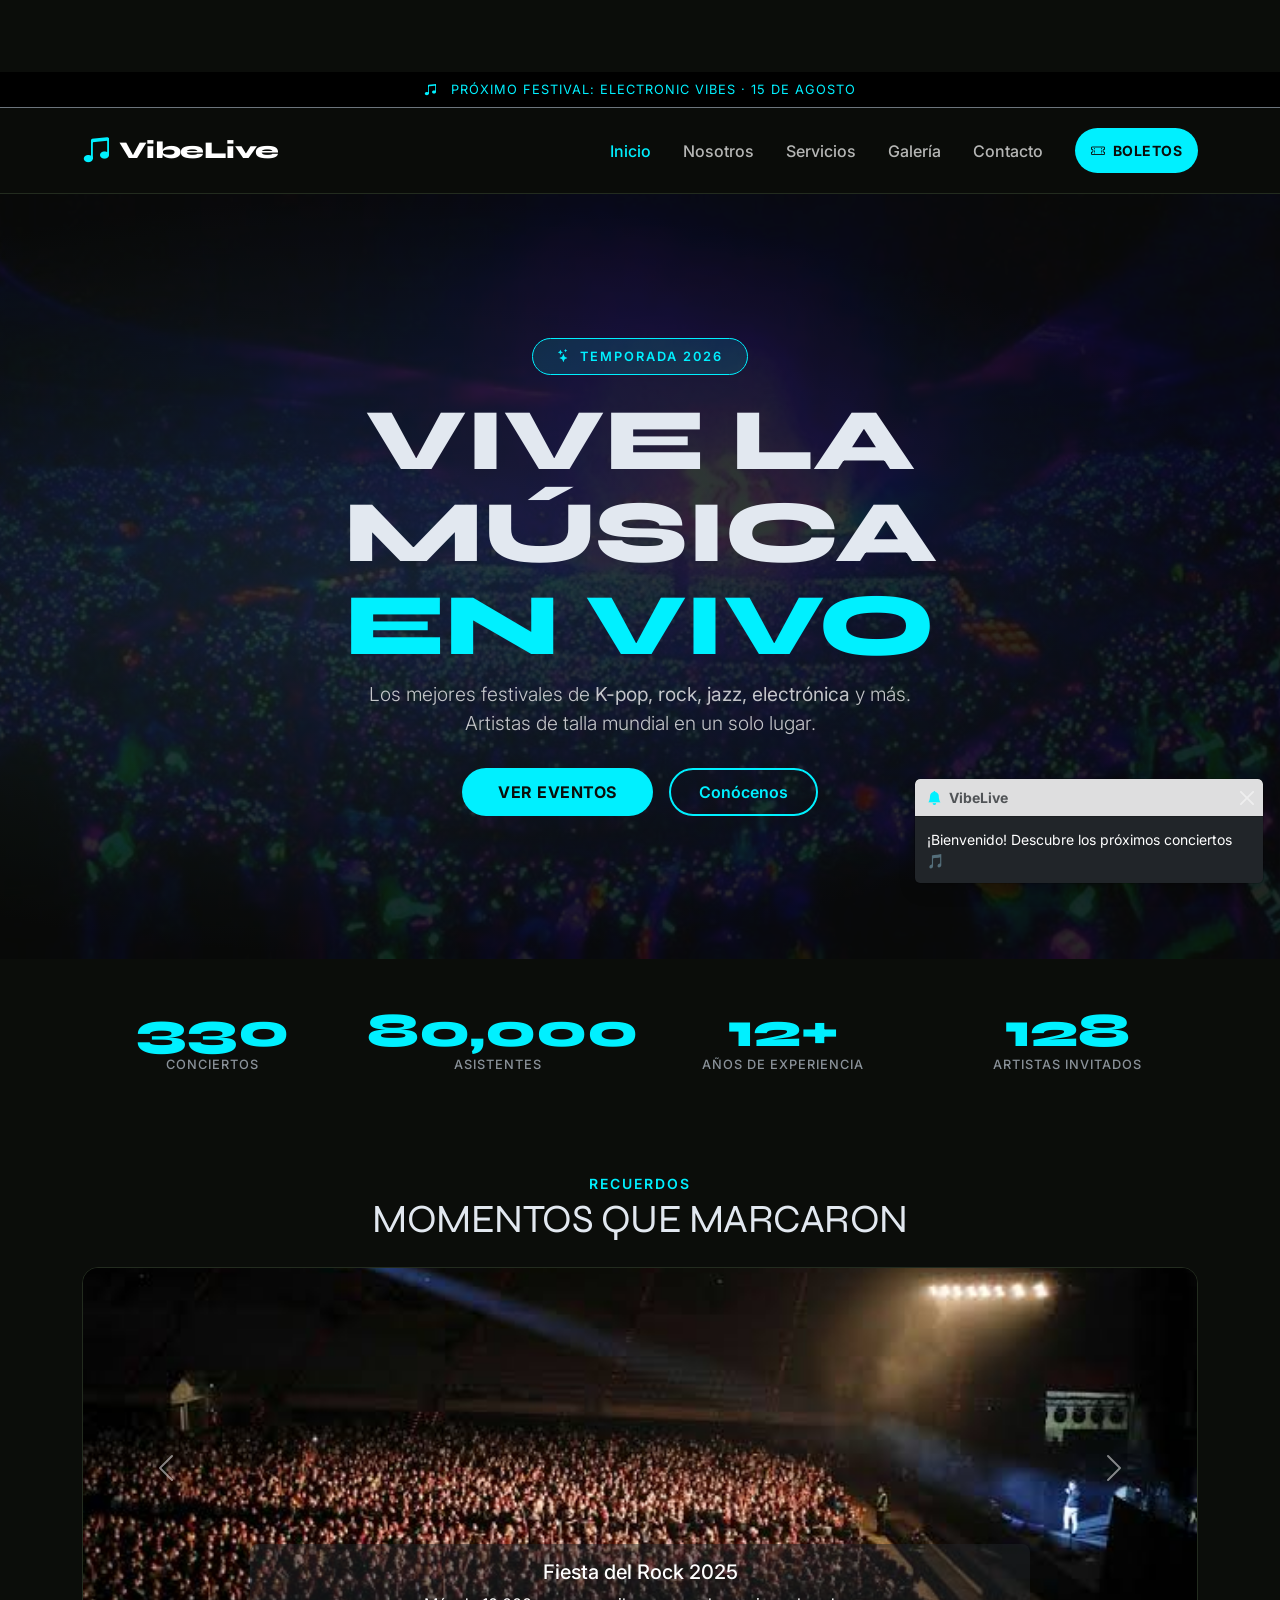
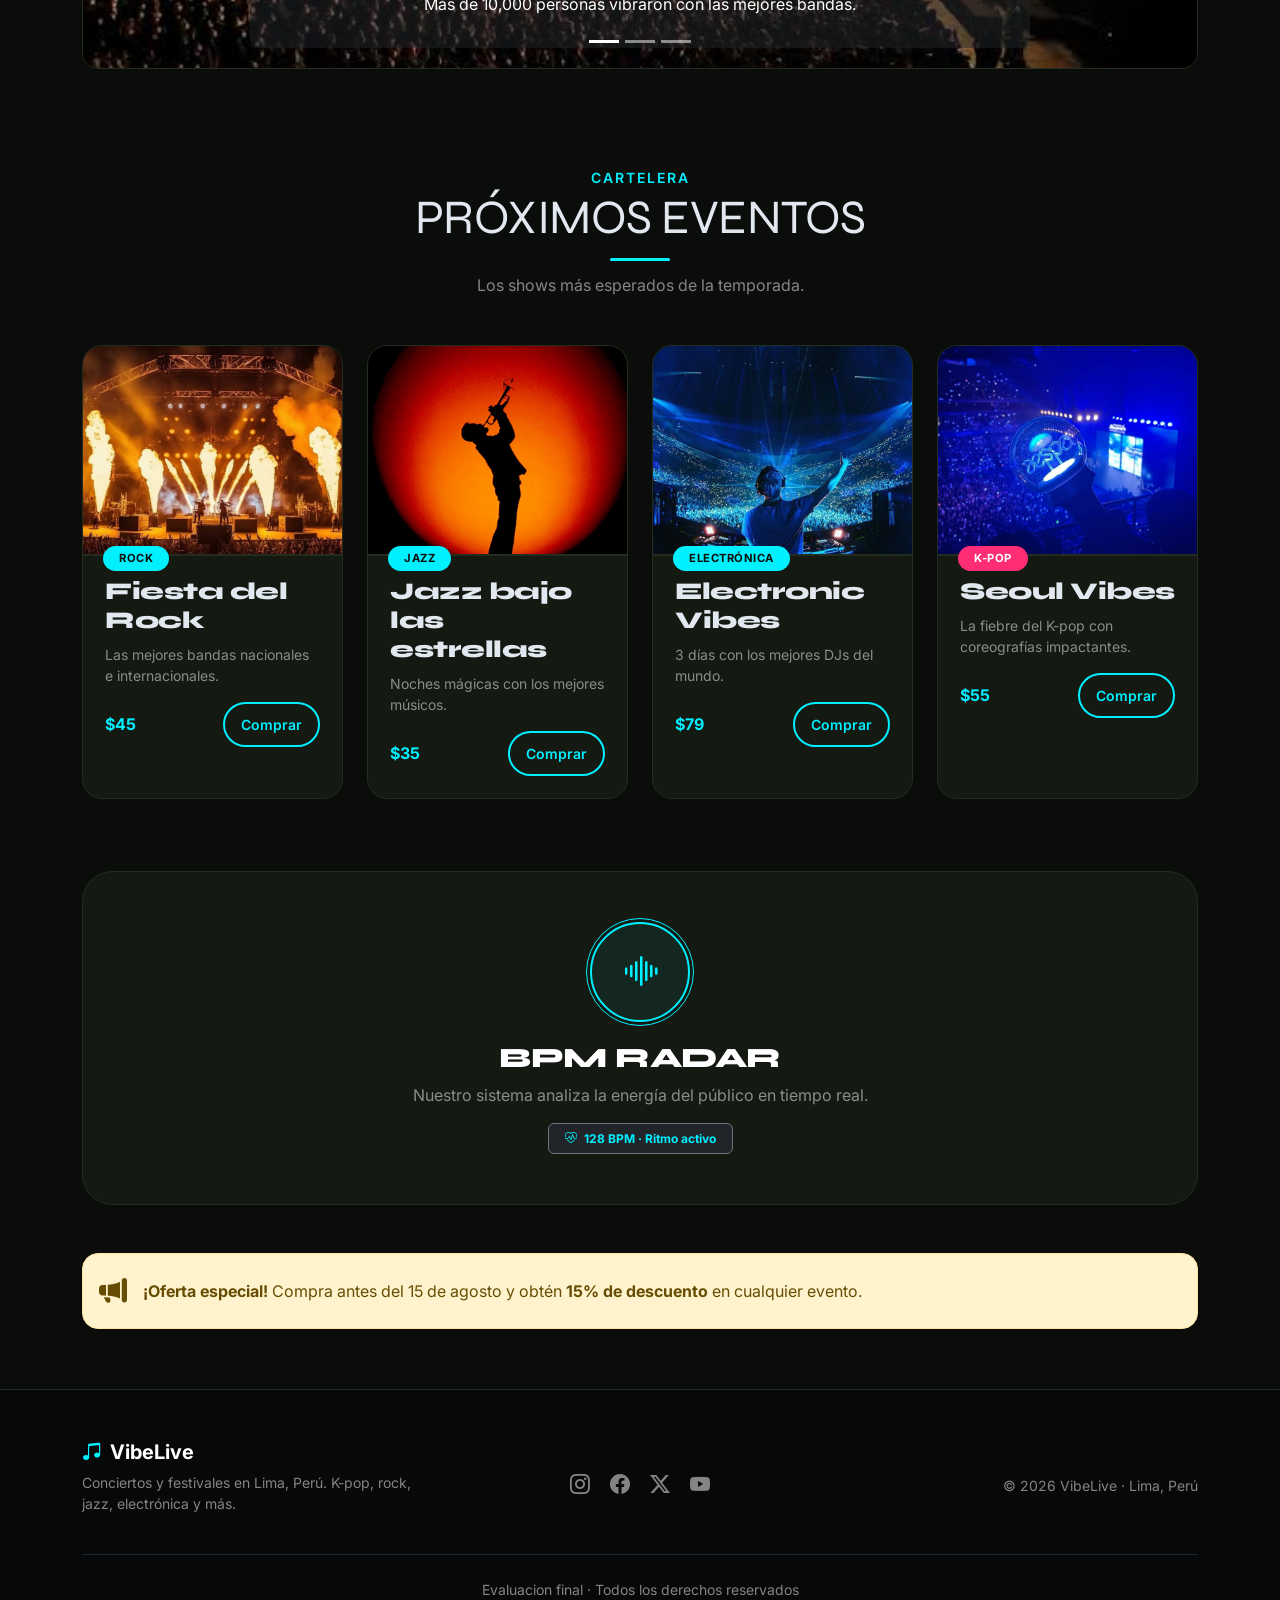
<file: index.html>
<!DOCTYPE html>
<html lang="es">
<head>
  <meta charset="UTF-8" />
  <meta name="viewport" content="width=device-width, initial-scale=1.0" />
  <meta name="description" content="VibeLive - Conciertos y festivales de K-pop, rock, jazz y electrónica en Lima, Perú." />
  <title>VibeLive · Conciertos y Festivales</title>

  <link href="https://cdn.jsdelivr.net/npm/bootstrap@5.3.3/dist/css/bootstrap.min.css" rel="stylesheet" />
  <link rel="stylesheet" href="https://cdn.jsdelivr.net/npm/bootstrap-icons@1.11.3/font/bootstrap-icons.css" />
  <link rel="preconnect" href="https://fonts.googleapis.com" />
  <link rel="preconnect" href="https://fonts.gstatic.com" crossorigin />
  <link href="https://fonts.googleapis.com/css2?family=Syne:wght@700;800&family=Inter:wght@400;500;600&display=swap" rel="stylesheet" />
  <link rel="stylesheet" href="css/style.css" />
</head>
<body>

  <div class="microfono-fondo" id="microfonoFondo">
    <i class="bi bi-mic-fill"></i>
  </div>

  <div class="contenido-principal">
    <div class="text-center py-2 border-bottom border-secondary" style="background: #000; color: var(--vibe-accent); font-size: 0.8rem; letter-spacing: 1px;">
      <i class="bi bi-music-note-beamed me-2"></i> PRÓXIMO FESTIVAL: ELECTRONIC VIBES · 15 DE AGOSTO
    </div>

    <nav class="navbar navbar-expand-lg navbar-dark navbar-vibe sticky-top py-3">
  <div class="container">

    <a class="navbar-brand d-flex align-items-center gap-2 font-brand fs-4 text-white" href="index.html">
      <i class="bi bi-music-note-beamed"></i> VibeLive
    </a>

    <button class="navbar-toggler" type="button"
            data-bs-toggle="collapse"
            data-bs-target="#navbarNav"
            aria-controls="navbarNav"
            aria-expanded="false"
            aria-label="Abrir menú">
      <span class="navbar-toggler-icon"></span>
    </button>

    <div class="collapse navbar-collapse" id="navbarNav">

      <ul class="navbar-nav ms-auto align-items-lg-center gap-lg-3">

        <li class="nav-item">
          <a class="nav-link active" href="index.html">Inicio</a>
        </li>

        <li class="nav-item">
          <a class="nav-link" href="pages/nosotros.html">Nosotros</a>
        </li>

        <li class="nav-item">
          <a class="nav-link" href="pages/servicios.html">Servicios</a>
        </li>

        <li class="nav-item">
          <a class="nav-link" href="pages/galeria.html">Galería</a>
        </li>

        <li class="nav-item">
          <a class="nav-link" href="pages/contacto.html">Contacto</a>
        </li>

        <li class="nav-item ms-lg-2 mt-3 mt-lg-0">
          <a href="pages/contacto.html" class="btn btn-accent btn-sm px-3 rounded-pill">
            <i class="bi bi-ticket-perforated me-1"></i> Boletos
          </a>
        </li>

      </ul>

    </div>

  </div>
</nav>

    <main>

      <section class="hero-vibe" id="inicio">
        <div class="container">
          <div class="badge-top animado"><i class="bi bi-stars me-2"></i>Temporada 2026</div>
          <h1 class="animado">Vive la música <br /><span style="color: var(--vibe-accent);">en vivo</span></h1>
          <p class="lead animado" style="transition-delay:0.2s;">Los mejores festivales de <strong>K-pop, rock, jazz, electrónica</strong> y más. Artistas de talla mundial en un solo lugar.</p>
          <div class="d-flex flex-wrap justify-content-center gap-3 animado" style="transition-delay:0.4s;">
            <a href="pages/servicios.html" class="btn btn-accent">Ver eventos</a>
            <a href="pages/nosotros.html" class="btn btn-outline-accent">Conócenos</a>
          </div>
        </div>
      </section>

      <section class="container py-5">
        <div class="row text-center g-4">
          <div class="col-6 col-md-3 animado">
            <div class="counter-number" data-target="480">0</div>
            <div class="counter-label">Conciertos</div>
          </div>
          <div class="col-6 col-md-3 animado delay-1">
            <div class="counter-number" data-target="125000">0</div>
            <div class="counter-label">Asistentes</div>
          </div>
          <div class="col-6 col-md-3 animado delay-2">
            <div class="counter-number" data-target="12">0</div>
            <div class="counter-label">Años de experiencia</div>
          </div>
          <div class="col-6 col-md-3 animado delay-3">
            <div class="counter-number" data-target="180">0</div>
            <div class="counter-label">Artistas invitados</div>
          </div>
        </div>
      </section>

<section class="container py-5 animado">
  <div class="text-center mb-4">
    <span class="text-uppercase small fw-semibold" style="color: var(--vibe-accent); letter-spacing: 2px;">Recuerdos</span>
    <h2 class="display-6 text-uppercase">Momentos que marcaron</h2>
  </div>
  <div id="carouselEventos" class="carousel slide carousel-fade" data-bs-ride="carousel">
    <div class="carousel-indicators">
      <button type="button" data-bs-target="#carouselEventos" data-bs-slide-to="0" class="active"></button>
      <button type="button" data-bs-target="#carouselEventos" data-bs-slide-to="1"></button>
      <button type="button" data-bs-target="#carouselEventos" data-bs-slide-to="2"></button>
    </div>
    <div class="carousel-inner rounded-4 overflow-hidden" style="border:1px solid var(--vibe-border);">
      <div class="carousel-item active">
        <img src="img/concierto-masivo.jpg" class="d-block w-100" alt="Rock" style="height:400px;object-fit:cover;">
        <div class="carousel-caption d-none d-md-block bg-dark bg-opacity-50 p-3 rounded-3">
          <h5>Fiesta del Rock 2025</h5>
          <p>Más de 10,000 personas vibraron con las mejores bandas.</p>
        </div>
      </div>
      <div class="carousel-item">
        <img src="img/kpop-fans.jpg" class="d-block w-100" alt="K-pop" style="height:400px;object-fit:cover;">
        <div class="carousel-caption d-none d-md-block bg-dark bg-opacity-50 p-3 rounded-3">
          <h5>Seoul Vibes 2026</h5>
          <p>El K-pop conquistó Lima con coreografías inolvidables.</p>
        </div>
      </div>
      <div class="carousel-item">
        <img src="img/electronica.jpg" class="d-block w-100" alt="Masivo" style="height:400px;object-fit:cover;">
        <div class="carousel-caption d-none d-md-block bg-dark bg-opacity-50 p-3 rounded-3">
          <h5>Electronic Vibes 2025</h5>
          <p>Tres días de música electrónica con los mejores DJs.</p>
        </div>
      </div>
    </div>
    <button class="carousel-control-prev" type="button" data-bs-target="#carouselEventos" data-bs-slide="prev">
      <span class="carousel-control-prev-icon"></span>
    </button>
    <button class="carousel-control-next" type="button" data-bs-target="#carouselEventos" data-bs-slide="next">
      <span class="carousel-control-next-icon"></span>
    </button>
  </div>
</section>

      <section class="container py-5" id="eventos">
        <div class="text-center mb-5">
          <span class="text-uppercase small fw-semibold" style="color: var(--vibe-accent); letter-spacing: 2px;">Cartelera</span>
          <h2 class="display-5 text-uppercase">Próximos Eventos</h2>
          <div class="divider mx-auto" style="width:60px;height:3px;background:var(--vibe-accent);border-radius:4px;margin:12px auto;"></div>
          <p class="text-white-50">Los shows más esperados de la temporada.</p>
        </div>

        <div class="row g-4">
          <div class="col-md-6 col-lg-3 animado">
            <div class="card-evento">
              <img src="img/rock-concierto.jpg" alt="Rock">
              <div class="card-body">
                <span class="ribbon">Rock</span>
                <h4>Fiesta del Rock</h4>
                <p class="text-white-50 small">Las mejores bandas nacionales e internacionales.</p>
                <div class="d-flex justify-content-between align-items-center mt-2">
                  <span class="fw-bold" style="color: var(--vibe-accent);">$45</span>
                  <a href="pages/contacto.html" class="btn btn-outline-accent btn-sm px-3">Comprar</a>
                </div>
              </div>
            </div>
          </div>

          <div class="col-md-6 col-lg-3 animado delay-1">
            <div class="card-evento">
              <img src="img/jazz.jpg"alt="Rock">
              <div class="card-body">
                <span class="ribbon">Jazz</span>
                <h4>Jazz bajo las estrellas</h4>
                <p class="text-white-50 small">Noches mágicas con los mejores músicos.</p>
                <div class="d-flex justify-content-between align-items-center mt-2">
                  <span class="fw-bold" style="color: var(--vibe-accent);">$35</span>
                  <a href="pages/contacto.html" class="btn btn-outline-accent btn-sm px-3">Comprar</a>
                </div>
              </div>
            </div>
          </div>

          <div class="col-md-6 col-lg-3 animado delay-2">
            <div class="card-evento">
              <img src="img/electronica.jpg" alt="Electrónica" loading="lazy" />
              <div class="card-body">
                <span class="ribbon">Electrónica</span>
                <h4>Electronic Vibes</h4>
                <p class="text-white-50 small">3 días con los mejores DJs del mundo.</p>
                <div class="d-flex justify-content-between align-items-center mt-2">
                  <span class="fw-bold" style="color: var(--vibe-accent);">$79</span>
                  <a href="pages/contacto.html" class="btn btn-outline-accent btn-sm px-3">Comprar</a>
                </div>
              </div>
            </div>
          </div>

          <div class="col-md-6 col-lg-3 animado delay-3">
            <div class="card-evento">
              <img src="img/seoul-vibes.jpg" alt="K-pop" loading="lazy" />
              <div class="card-body">
                <span class="ribbon ribbon-kpop">K-pop</span>
                <h4>Seoul Vibes</h4>
                <p class="text-white-50 small">La fiebre del K-pop con coreografías impactantes.</p>
                <div class="d-flex justify-content-between align-items-center mt-2">
                  <span class="fw-bold" style="color: var(--vibe-accent);">$55</span>
                  <a href="pages/contacto.html" class="btn btn-outline-accent btn-sm px-3">Comprar</a>
                </div>
              </div>
            </div>
          </div>
        </div>
      </section>

      <section class="container py-4" id="bpm">
        <div class="bpm-container animado">
          <div class="bpm-circle">
            <i class="bi bi-soundwave"></i>
          </div>
          <h3 class="text-uppercase text-white">BPM Radar</h3>
          <p class="text-white-50" style="max-width:500px;margin:0 auto;">Nuestro sistema analiza la energía del público en tiempo real.</p>
          <span class="badge bg-dark border border-secondary mt-3 px-3 py-2" style="color:var(--vibe-accent);">
            <i class="bi bi-heart-pulse me-1"></i> 128 BPM · Ritmo activo
          </span>
        </div>
      </section>

      <section class="container my-4 animado">
        <div class="alert alert-warning d-flex align-items-center shadow-sm rounded-4" role="alert">
          <i class="bi bi-megaphone-fill fs-3 me-3"></i>
          <div>
            <strong>¡Oferta especial!</strong> Compra antes del 15 de agosto y obtén <b>15% de descuento</b> en cualquier evento.
          </div>
        </div>
      </section>

      <div class="toast-container position-fixed bottom-0 end-0 p-3">
        <div id="welcomeToast" class="toast text-bg-dark" role="alert">
          <div class="toast-header">
            <strong class="me-auto"><i class="bi bi-bell-fill me-2" style="color:var(--vibe-accent);"></i>VibeLive</strong>
            <button type="button" class="btn-close btn-close-white" data-bs-dismiss="toast"></button>
          </div>
          <div class="toast-body">¡Bienvenido! Descubre los próximos conciertos 🎵</div>
        </div>
      </div>

    </main>

    <footer class="footer-vibe">
      <div class="container">
        <div class="row g-4 align-items-center text-center text-md-start">
          <div class="col-md-4">
            <h5 class="text-white fw-bold"><i class="bi bi-music-note-beamed me-2" style="color:var(--vibe-accent);"></i>VibeLive</h5>
            <p class="small text-white-50">Conciertos y festivales en Lima, Perú. K-pop, rock, jazz, electrónica y más.</p>
          </div>
          <div class="col-md-4 text-center">
            <a href="#" class="mx-2"><i class="bi bi-instagram fs-5"></i></a>
            <a href="#" class="mx-2"><i class="bi bi-facebook fs-5"></i></a>
            <a href="#" class="mx-2"><i class="bi bi-twitter-x fs-5"></i></a>
            <a href="#" class="mx-2"><i class="bi bi-youtube fs-5"></i></a>
          </div>
          <div class="col-md-4 text-md-end">
            <span class="small text-white-50">© 2026 VibeLive · Lima, Perú</span>
          </div>
        </div>
        <hr class="border-secondary my-4" />
        <p class="text-center small text-white-50 mb-0">Evaluacion final · Todos los derechos reservados</p>
      </div>
    </footer>
    <button id="scrollTopBtn" aria-label="Volver arriba"><i class="bi bi-arrow-up"></i></button>
    <script src="https://code.jquery.com/jquery-3.7.1.min.js"></script>
    <script src="https://cdn.jsdelivr.net/npm/bootstrap@5.3.3/dist/js/bootstrap.bundle.min.js"></script>
    <script src="js/main.js"></script>
</body>
</html>
</file>
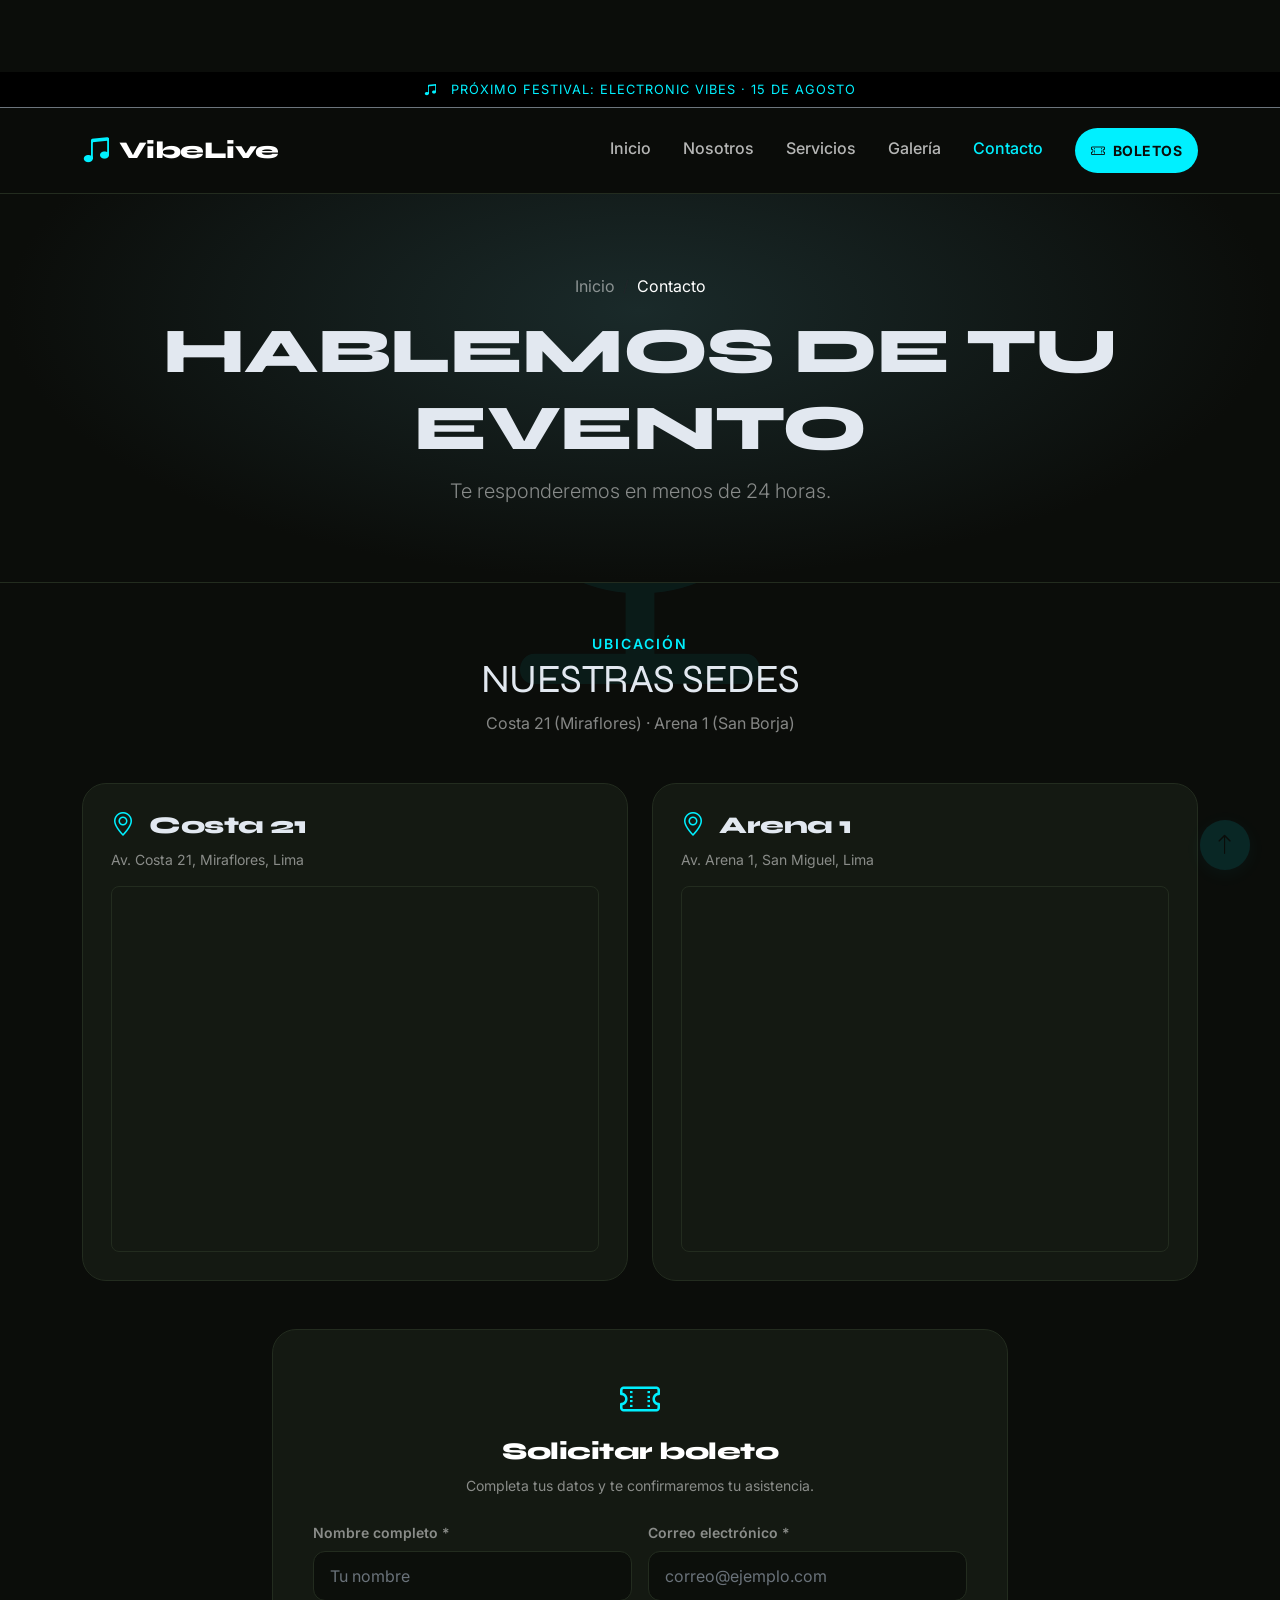
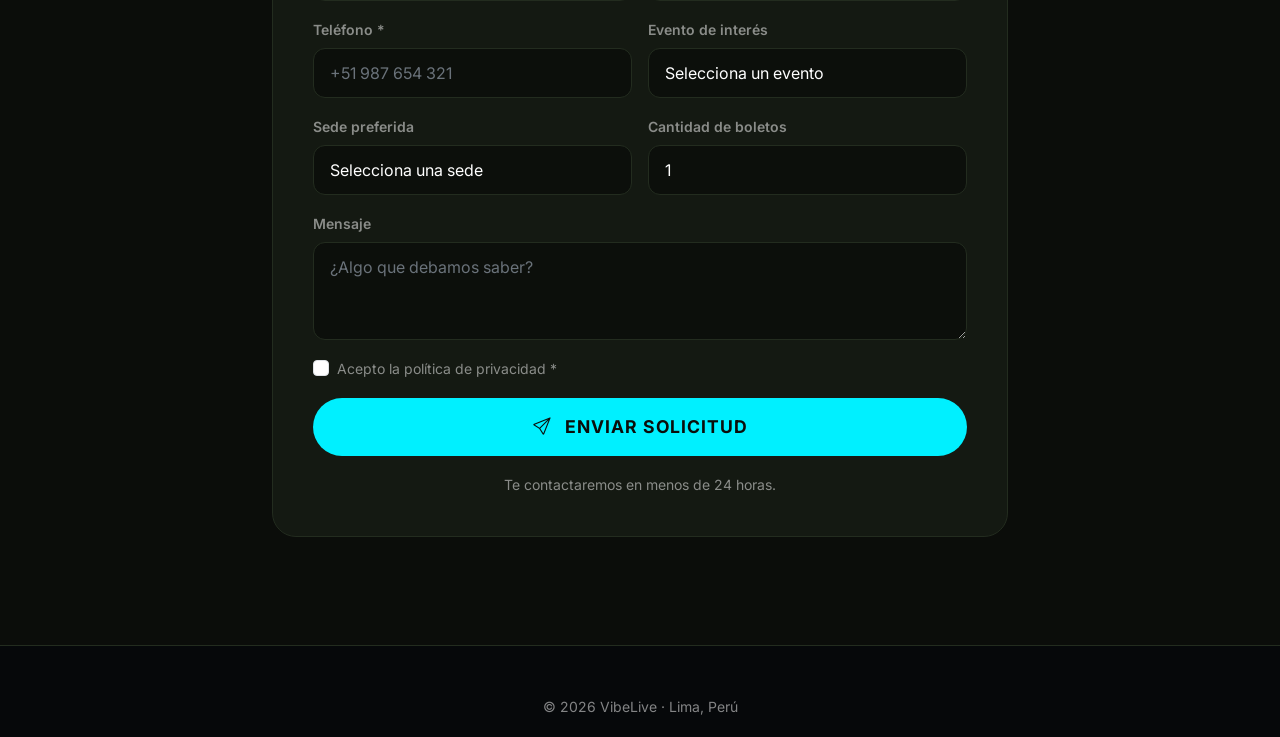
<file: contacto.html>
<!DOCTYPE html>
<html lang="es">
<head>
  <meta charset="UTF-8" />
  <meta name="viewport" content="width=device-width, initial-scale=1.0" />
  <meta name="description" content="Contacta a VibeLive para conciertos, festivales o boletos." />
  <title>Contacto · VibeLive</title>
  <link href="https://cdn.jsdelivr.net/npm/bootstrap@5.3.3/dist/css/bootstrap.min.css" rel="stylesheet" />
  <link rel="stylesheet" href="https://cdn.jsdelivr.net/npm/bootstrap-icons@1.11.3/font/bootstrap-icons.css" />
  <link rel="preconnect" href="https://fonts.googleapis.com" />
  <link rel="preconnect" href="https://fonts.gstatic.com" crossorigin />
  <link href="https://fonts.googleapis.com/css2?family=Syne:wght@700;800&family=Inter:wght@400;500;600&display=swap" rel="stylesheet" />
  <link rel="stylesheet" href="../css/style.css" />
</head>
<body>

  <div class="microfono-fondo" id="microfonoFondo"><i class="bi bi-mic-fill"></i></div>
  <div class="contenido-principal">
    <div class="text-center py-2 border-bottom border-secondary" style="background:#000;color:var(--vibe-accent);font-size:0.8rem;letter-spacing:1px;">
      <i class="bi bi-music-note-beamed me-2"></i> PRÓXIMO FESTIVAL: ELECTRONIC VIBES · 15 DE AGOSTO
    </div>

    <nav class="navbar navbar-expand-lg navbar-dark navbar-vibe sticky-top py-3">
      <div class="container">
        <a class="navbar-brand d-flex align-items-center gap-2 font-brand fs-4 text-white" href="../index.html">
          <i class="bi bi-music-note-beamed"></i> VibeLive
        </a>
        <button class="navbar-toggler" type="button" data-bs-toggle="offcanvas" data-bs-target="#menuOffcanvas">
          <span class="navbar-toggler-icon"></span>
        </button>
        <div class="offcanvas offcanvas-end text-bg-dark" tabindex="-1" id="menuOffcanvas">
          <div class="offcanvas-header">
            <h5 class="offcanvas-title"><i class="bi bi-music-note-beamed me-2"></i>VibeLive</h5>
            <button type="button" class="btn-close btn-close-white" data-bs-dismiss="offcanvas"></button>
          </div>
          <div class="offcanvas-body">
            <ul class="navbar-nav ms-auto gap-lg-3">
              <li class="nav-item"><a class="nav-link" href="../index.html">Inicio</a></li>
              <li class="nav-item"><a class="nav-link" href="nosotros.html">Nosotros</a></li>
              <li class="nav-item"><a class="nav-link" href="servicios.html">Servicios</a></li>
              <li class="nav-item"><a class="nav-link" href="galeria.html">Galería</a></li>
              <li class="nav-item"><a class="nav-link active" href="contacto.html">Contacto</a></li>
              <li class="nav-item ms-lg-2">
                <a href="contacto.html" class="btn btn-accent btn-sm px-3 rounded-pill"><i class="bi bi-ticket-perforated me-1"></i> Boletos</a>
              </li>
            </ul>
          </div>
        </div>
      </div>
    </nav>

    <main>
      <section class="page-header">
        <div class="container">
          <nav aria-label="breadcrumb">
            <ol class="breadcrumb justify-content-center bg-transparent">
              <li class="breadcrumb-item"><a href="../index.html" class="text-white-50">Inicio</a></li>
              <li class="breadcrumb-item active text-white">Contacto</li>
            </ol>
          </nav>
          <h1>Hablemos de tu evento</h1>
          <p class="lead text-white-50">Te responderemos en menos de 24 horas.</p>
        </div>
      </section>

      <section class="container py-5">
        <div class="text-center mb-5">
          <span class="text-uppercase small fw-semibold" style="color:var(--vibe-accent);letter-spacing:2px;">Ubicación</span>
          <h2 class="display-6 text-uppercase">Nuestras sedes</h2>
          <p class="text-white-50">Costa 21 (Miraflores) · Arena 1 (San Borja)</p>
        </div>

        <div class="row g-4 mb-5">
          <div class="col-lg-6 animado-izquierda">
            <div class="card-dark">
              <h4><i class="bi bi-geo-alt me-2"></i> Costa 21</h4>
              <p class="text-white-50 small">Av. Costa 21, Miraflores, Lima</p>
              <div class="ratio ratio-4x3 rounded-3 overflow-hidden" style="border:1px solid var(--vibe-border);">
                <iframe src="https://www.google.com/maps/embed?pb=!1m18!1m12!1m3!1d1636.1823524483957!2d-77.07882081651339!3d-12.096469050557225!2m3!1f0!2f0!3f0!3m2!1i1024!2i768!4f13.1!3m3!1m2!1s0x9105c98be9bc4923%3A0x5a356bfdbfe20a58!2sCosta%2021!5e1!3m2!1ses-419!2spe!4v1784073226040!5m2!1ses-419!2spe" allowfullscreen loading="lazy"></iframe>
              </div>
            </div>
          </div>
          <div class="col-lg-6 animado-derecha">
            <div class="card-dark">
              <h4><i class="bi bi-geo-alt me-2"></i> Arena 1</h4>
              <p class="text-white-50 small">Av. Arena 1, San Miguel, Lima</p>
              <div class="ratio ratio-4x3 rounded-3 overflow-hidden" style="border:1px solid var(--vibe-border);">
                <iframe src="https://www.google.com/maps/embed?pb=!1m14!1m8!1m3!1d1628.6405318179034!2d-77.0902239!3d-12.0911271!3m2!1i1024!2i768!4f13.1!3m3!1m2!1s0x9105c996cce93b3f%3A0x179bafed2be434ad!2sArena%201!5e1!3m2!1ses-419!2spe!4v1784079709964!5m2!1ses-419!2spe" width="600" height="450" style="border:0;" allowfullscreen="" loading="lazy" referrerpolicy="strict-origin-when-cross-origin"></iframe>
              </div>
            </div>
          </div>
        </div>

        <div class="row">
          <div class="col-lg-8 mx-auto animado">
            <div class="card-dark" style="padding:40px;">
              <div class="text-center mb-4">
                <i class="bi bi-ticket-perforated fs-1" style="color:var(--vibe-accent);"></i>
                <h4 class="mt-2 text-white">Solicitar boleto</h4>
                <p class="text-white-50 small">Completa tus datos y te confirmaremos tu asistencia.</p>
              </div>

              <form id="contactForm" class="needs-validation" novalidate>
                <div class="row g-3">
                  <div class="col-md-6">
                    <label class="form-label text-white-50 small fw-semibold">Nombre completo *</label>
                    <input type="text" class="form-control form-control-vibe" required minlength="3" placeholder="Tu nombre" />
                    <div class="invalid-feedback">Ingresa al menos 3 caracteres.</div>
                  </div>
                  <div class="col-md-6">
                    <label class="form-label text-white-50 small fw-semibold">Correo electrónico *</label>
                    <input type="email" class="form-control form-control-vibe" required placeholder="correo@ejemplo.com" />
                    <div class="invalid-feedback">Ingresa un correo válido.</div>
                  </div>
                  <div class="col-md-6">
                    <label class="form-label text-white-50 small fw-semibold">Teléfono *</label>
                    <input type="tel" class="form-control form-control-vibe" required pattern="[0-9+\s\-]{7,15}" placeholder="+51 987 654 321" />
                    <div class="invalid-feedback">Ingresa un teléfono válido.</div>
                  </div>
                  <div class="col-md-6">
                    <label class="form-label text-white-50 small fw-semibold">Evento de interés</label>
                    <select class="form-select form-select-vibe" required>
                      <option value="">Selecciona un evento</option>
                      <option>Fiesta del Rock</option>
                      <option>Jazz bajo las estrellas</option>
                      <option>Electronic Vibes</option>
                      <option>K-pop Night</option>
                    </select>
                    <div class="invalid-feedback">Selecciona un evento.</div>
                  </div>
                  <div class="col-md-6">
                    <label class="form-label text-white-50 small fw-semibold">Sede preferida</label>
                    <select class="form-select form-select-vibe">
                      <option value="">Selecciona una sede</option>
                      <option>Costa 21 (Miraflores)</option>
                      <option>Arena 1 (San Borja)</option>
                    </select>
                  </div>
                  <div class="col-md-6">
                    <label class="form-label text-white-50 small fw-semibold">Cantidad de boletos</label>
                    <input type="number" class="form-control form-control-vibe" min="1" max="10" value="1" />
                  </div>
                  <div class="col-12">
                    <label class="form-label text-white-50 small fw-semibold">Mensaje</label>
                    <textarea class="form-control form-control-vibe" rows="3" placeholder="¿Algo que debamos saber?"></textarea>
                  </div>
                  <div class="col-12">
                    <div class="form-check">
                      <input class="form-check-input" type="checkbox" id="terminos" required />
                      <label class="form-check-label small text-white-50" for="terminos">Acepto la política de privacidad *</label>
                      <div class="invalid-feedback">Debes aceptar los términos.</div>
                    </div>
                  </div>
                  <div class="col-12 d-none">
                    <div class="progress">
                      <div id="sendProgress" class="progress-bar progress-bar-striped progress-bar-animated" style="background:var(--vibe-accent);width:0%;">0%</div>
                    </div>
                  </div>
                  <div class="col-12 mt-3">
                    <button type="submit" class="btn btn-accent w-100 py-3 rounded-pill fw-bold text-uppercase" style="font-size:1.1rem;letter-spacing:1px;">
                      <i class="bi bi-send me-2"></i> Enviar solicitud
                    </button>
                  </div>
                  <div class="col-12 text-center">
                    <small class="text-white-50">Te contactaremos en menos de 24 horas.</small>
                  </div>
                </div>
              </form>
            </div>
          </div>
        </div>
      </section>

      <div class="toast-container position-fixed bottom-0 end-0 p-3">
        <div id="successToast" class="toast text-bg-success" role="alert">
          <div class="toast-header text-bg-success">
            <strong class="me-auto"><i class="bi bi-check-circle-fill me-2"></i>¡Enviado!</strong>
            <button type="button" class="btn-close btn-close-white" data-bs-dismiss="toast"></button>
          </div>
          <div class="toast-body">Tu mensaje fue enviado. Te contactaremos pronto.</div>
        </div>
      </div>

    </main>

    <footer class="footer-vibe">
      <div class="container text-center">
        <p class="small text-white-50 mb-0">© 2026 VibeLive · Lima, Perú</p>
      </div>
    </footer>

    <button id="scrollTopBtn"><i class="bi bi-arrow-up"></i></button>

  </div>
  <script src="https://code.jquery.com/jquery-3.7.1.min.js"></script>
  <script src="https://cdn.jsdelivr.net/npm/bootstrap@5.3.3/dist/js/bootstrap.bundle.min.js"></script>
  <script src="../js/main.js"></script>
</body>
</html>
</file>
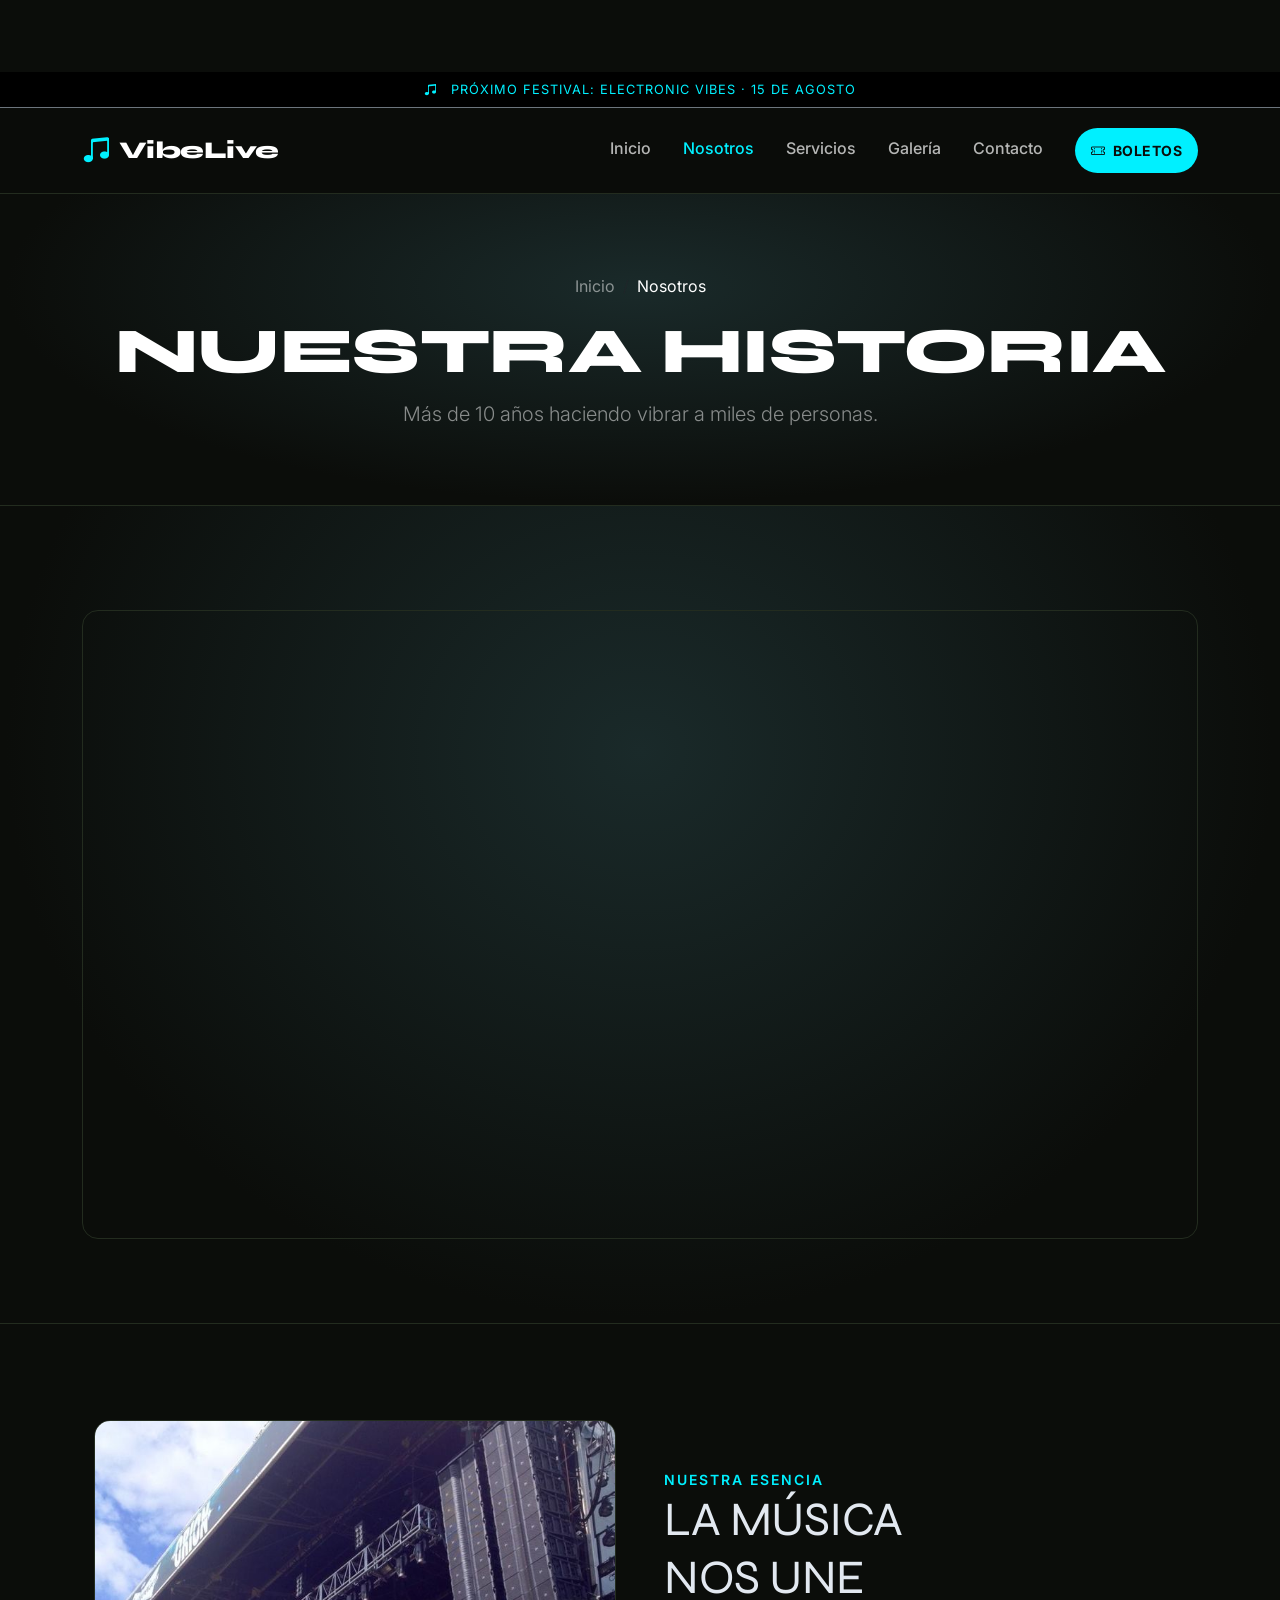
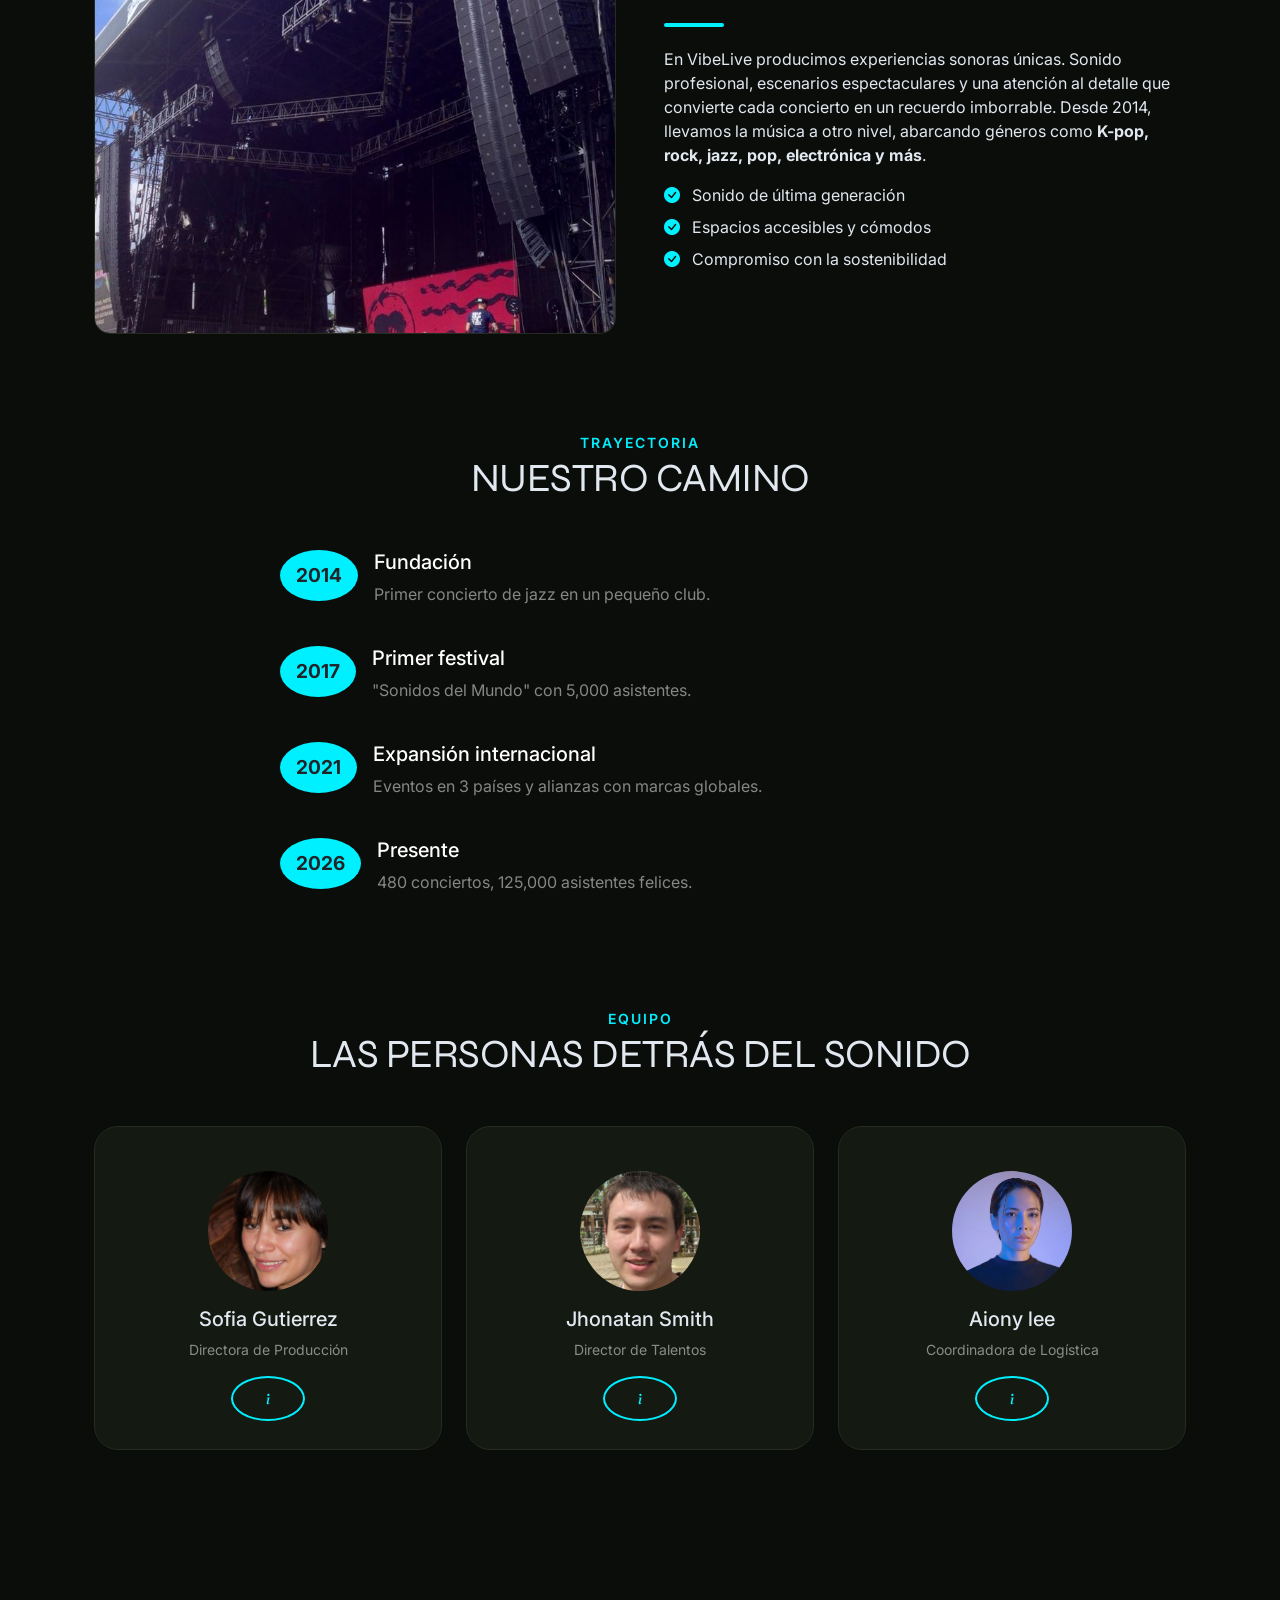
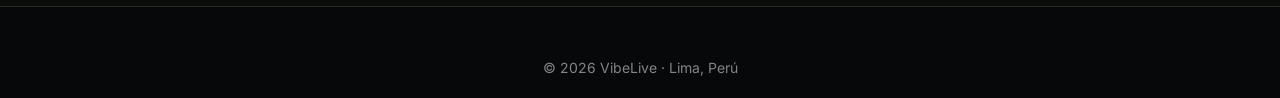
<file: nosotros.html>
<!DOCTYPE html>
<html lang="es">
<head>
  <meta charset="UTF-8" />
  <meta name="viewport" content="width=device-width, initial-scale=1.0" />
  <meta name="description" content="Conoce la historia y el equipo de VibeLive." />
  <title>Nosotros · VibeLive</title>
  <link href="https://cdn.jsdelivr.net/npm/bootstrap@5.3.3/dist/css/bootstrap.min.css" rel="stylesheet" />
  <link rel="stylesheet" href="https://cdn.jsdelivr.net/npm/bootstrap-icons@1.11.3/font/bootstrap-icons.css" />
  <link rel="preconnect" href="https://fonts.googleapis.com" />
  <link rel="preconnect" href="https://fonts.gstatic.com" crossorigin />
  <link href="https://fonts.googleapis.com/css2?family=Syne:wght@700;800&family=Inter:wght@400;500;600&display=swap" rel="stylesheet" />
  <link rel="stylesheet" href="../css/style.css" />
</head>
<body>
  <div class="microfono-fondo" id="microfonoFondo"><i class="bi bi-mic-fill"></i></div>
  <div class="contenido-principal">
    <div class="text-center py-2 border-bottom border-secondary" style="background:#000;color:var(--vibe-accent);font-size:0.8rem;letter-spacing:1px;">
      <i class="bi bi-music-note-beamed me-2"></i> PRÓXIMO FESTIVAL: ELECTRONIC VIBES · 15 DE AGOSTO
    </div>

    <nav class="navbar navbar-expand-lg navbar-dark navbar-vibe sticky-top py-3">
      <div class="container">
        <a class="navbar-brand d-flex align-items-center gap-2 font-brand fs-4 text-white" href="../index.html">
          <i class="bi bi-music-note-beamed"></i> VibeLive
        </a>
        <button class="navbar-toggler" type="button" data-bs-toggle="offcanvas" data-bs-target="#menuOffcanvas">
          <span class="navbar-toggler-icon"></span>
        </button>
        <div class="offcanvas offcanvas-end text-bg-dark" tabindex="-1" id="menuOffcanvas">
          <div class="offcanvas-header">
            <h5 class="offcanvas-title"><i class="bi bi-music-note-beamed me-2"></i>VibeLive</h5>
            <button type="button" class="btn-close btn-close-white" data-bs-dismiss="offcanvas"></button>
          </div>
          <div class="offcanvas-body">
            <ul class="navbar-nav ms-auto gap-lg-3">
              <li class="nav-item"><a class="nav-link" href="../index.html">Inicio</a></li>
              <li class="nav-item"><a class="nav-link active" href="nosotros.html">Nosotros</a></li>
              <li class="nav-item"><a class="nav-link" href="servicios.html">Servicios</a></li>
              <li class="nav-item"><a class="nav-link" href="galeria.html">Galería</a></li>
              <li class="nav-item"><a class="nav-link" href="contacto.html">Contacto</a></li>
              <li class="nav-item ms-lg-2">
                <a href="contacto.html" class="btn btn-accent btn-sm px-3 rounded-pill"><i class="bi bi-ticket-perforated me-1"></i> Boletos</a>
              </li>
            </ul>
          </div>
        </div>
      </div>
    </nav>

    <main>
      <section class="page-header">
        <div class="container">
          <nav aria-label="breadcrumb">
            <ol class="breadcrumb justify-content-center bg-transparent">
              <li class="breadcrumb-item"><a href="../index.html" class="text-white-50">Inicio</a></li>
              <li class="breadcrumb-item active text-white" aria-current="page">Nosotros</li>
            </ol>
          </nav>
          <h1 class="text-white">Nuestra historia</h1>
          <p class="lead text-white-50">Más de 10 años haciendo vibrar a miles de personas.</p>
        </div>
      </section>
       <section class="page-header">

    <div class="container">
        <div class="ratio ratio-16x9 my-4 rounded-4 overflow-hidden"
             style="border:1px solid var(--vibe-border);">
            <iframe
                src="https://www.youtube.com/embed/6Ejga4kJUts?rel=0"
                title="Concierto en vivo"
                allowfullscreen>
            </iframe>
        </div>
    </div>
</section>

<section class="container py-5">
      <section class="container py-5">
        <div class="row g-5 align-items-center">
          <div class="col-lg-6 animado-izquierda">
            <img src="../img/JBL Speakers___.jpg" class="img-fluid rounded-4 border" style="border-color:var(--vibe-border) !important;" alt="Público en concierto" />
          </div>
          <div class="col-lg-6 animado-derecha">
            <span class="text-uppercase small fw-semibold" style="color:var(--vibe-accent);letter-spacing:2px;">Nuestra esencia</span>
            <h2 class="display-5 text-uppercase">La música <br />nos une</h2>
            <div class="divider" style="width:60px;height:4px;background:var(--vibe-accent);border-radius:4px;margin:16px 0 20px;"></div>
            <p>En VibeLive producimos experiencias sonoras únicas. Sonido profesional, escenarios espectaculares y una atención al detalle que convierte cada concierto en un recuerdo imborrable. Desde 2014, llevamos la música a otro nivel, abarcando géneros como <strong>K-pop, rock, jazz, pop, electrónica y más</strong>.</p>
            <ul class="list-unstyled mt-3">
              <li class="mb-2"><i class="bi bi-check-circle-fill me-2" style="color:var(--vibe-accent);"></i> Sonido de última generación</li>
              <li class="mb-2"><i class="bi bi-check-circle-fill me-2" style="color:var(--vibe-accent);"></i> Espacios accesibles y cómodos</li>
              <li class="mb-2"><i class="bi bi-check-circle-fill me-2" style="color:var(--vibe-accent);"></i> Compromiso con la sostenibilidad</li>
            </ul>
          </div>
        </div>
      </section>

      <section class="container py-5">
        <div class="text-center mb-5">
          <span class="text-uppercase small fw-semibold" style="color:var(--vibe-accent);letter-spacing:2px;">Trayectoria</span>
          <h2 class="display-6 text-uppercase">Nuestro camino</h2>
        </div>
        <div class="row justify-content-center">
          <div class="col-lg-8">
            <div class="d-flex flex-column gap-4">
              <div class="d-flex gap-3 align-items-start flex-column flex-sm-row animado">
                <span class="badge bg-accent text-dark p-3 rounded-circle" style="background:var(--vibe-accent);min-width:50px;min-height:50px;display:flex;align-items:center;justify-content:center;font-size:1.2rem;">2014</span>
                <div><h5 class="text-white">Fundación</h5><p class="text-white-50">Primer concierto de jazz en un pequeño club.</p></div>
              </div>
              <div class="d-flex gap-3 align-items-start flex-column flex-sm-row animado" delay-1">
                <span class="badge bg-accent text-dark p-3 rounded-circle" style="background:var(--vibe-accent);min-width:50px;min-height:50px;display:flex;align-items:center;justify-content:center;font-size:1.2rem;">2017</span>
                <div><h5 class="text-white">Primer festival</h5><p class="text-white-50">"Sonidos del Mundo" con 5,000 asistentes.</p></div>
              </div>
              <div class="d-flex gap-3 align-items-start flex-column flex-sm-row animado" delay-2">
                <span class="badge bg-accent text-dark p-3 rounded-circle" style="background:var(--vibe-accent);min-width:50px;min-height:50px;display:flex;align-items:center;justify-content:center;font-size:1.2rem;">2021</span>
                <div><h5 class="text-white">Expansión internacional</h5><p class="text-white-50">Eventos en 3 países y alianzas con marcas globales.</p></div>
              </div>
              <div class="d-flex gap-3 align-items-start flex-column flex-sm-row animado" delay-3">
                <span class="badge bg-accent text-dark p-3 rounded-circle" style="background:var(--vibe-accent);min-width:50px;min-height:50px;display:flex;align-items:center;justify-content:center;font-size:1.2rem;">2026</span>
                <div><h5 class="text-white">Presente</h5><p class="text-white-50">480 conciertos, 125,000 asistentes felices.</p></div>
              </div>
            </div>
          </div>
        </div>
      </section>

      <section class="container py-5">
        <div class="text-center mb-5">
          <span class="text-uppercase small fw-semibold" style="color:var(--vibe-accent);letter-spacing:2px;">Equipo</span>
          <h2 class="display-6 text-uppercase">Las personas detrás del sonido</h2>
        </div>
        <div class="row g-4 text-center">
          <div class="col-12 col-md-4 animado">
            <div class="card-dark">
              <img src="../img/lara-croft.jpg" class="rounded-circle mx-auto mt-3" style="width:120px;height:120px;object-fit:cover;" alt="Laura" />
              <h5 class="mt-3">Sofia Gutierrez</h5>
              <p class="text-white-50 small">Directora de Producción</p>
              <button class="btn btn-sm btn-outline-accent rounded-circle" data-bs-toggle="tooltip" title="12 años en la industria musical"><i class="bi bi-info-lg"></i></button>
            </div>
          </div>
          <div class="col-12 col-md-4 animado delay-1">
            <div class="card-dark">
              <img src="../img/Jhonatan.jpg" class="rounded-circle mx-auto mt-3" style="width:120px;height:120px;object-fit:cover;" alt="Carlos" />
              <h5 class="mt-3">Jhonatan Smith</h5>
              <p class="text-white-50 small">Director de Talentos</p>
              <button class="btn btn-sm btn-outline-accent rounded-circle" data-bs-toggle="popover" data-bs-trigger="hover" data-bs-title="Especialidad" data-bs-content="Booking internacional"><i class="bi bi-info-lg"></i></button>
            </div>
          </div>
          <div class="col-12 col-md-4 animado delay-2">
            <div class="card-dark">
              <img src="../img/aiony.jpg" class="rounded-circle mx-auto mt-3" style="width:120px;height:120px;object-fit:cover;" alt="Sofía" />
              <h5 class="mt-3">Aiony lee</h5>
              <p class="text-white-50 small">Coordinadora de Logística</p>
              <button class="btn btn-sm btn-outline-accent rounded-circle" data-bs-toggle="tooltip" title="Experta en montaje de escenarios"><i class="bi bi-info-lg"></i></button>
            </div>
          </div>
        </div>
      </section>

    </main>
    <footer class="footer-vibe">
      <div class="container text-center">
        <p class="small text-white-50 mb-0">© 2026 VibeLive · Lima, Perú</p>
      </div>
    </footer>

    <button id="scrollTopBtn"><i class="bi bi-arrow-up"></i></button>

  </div>

  <script src="https://code.jquery.com/jquery-3.7.1.min.js"></script>
  <script src="https://cdn.jsdelivr.net/npm/bootstrap@5.3.3/dist/js/bootstrap.bundle.min.js"></script>
  <script src="../js/main.js"></script>
</body>
</html>
</file>
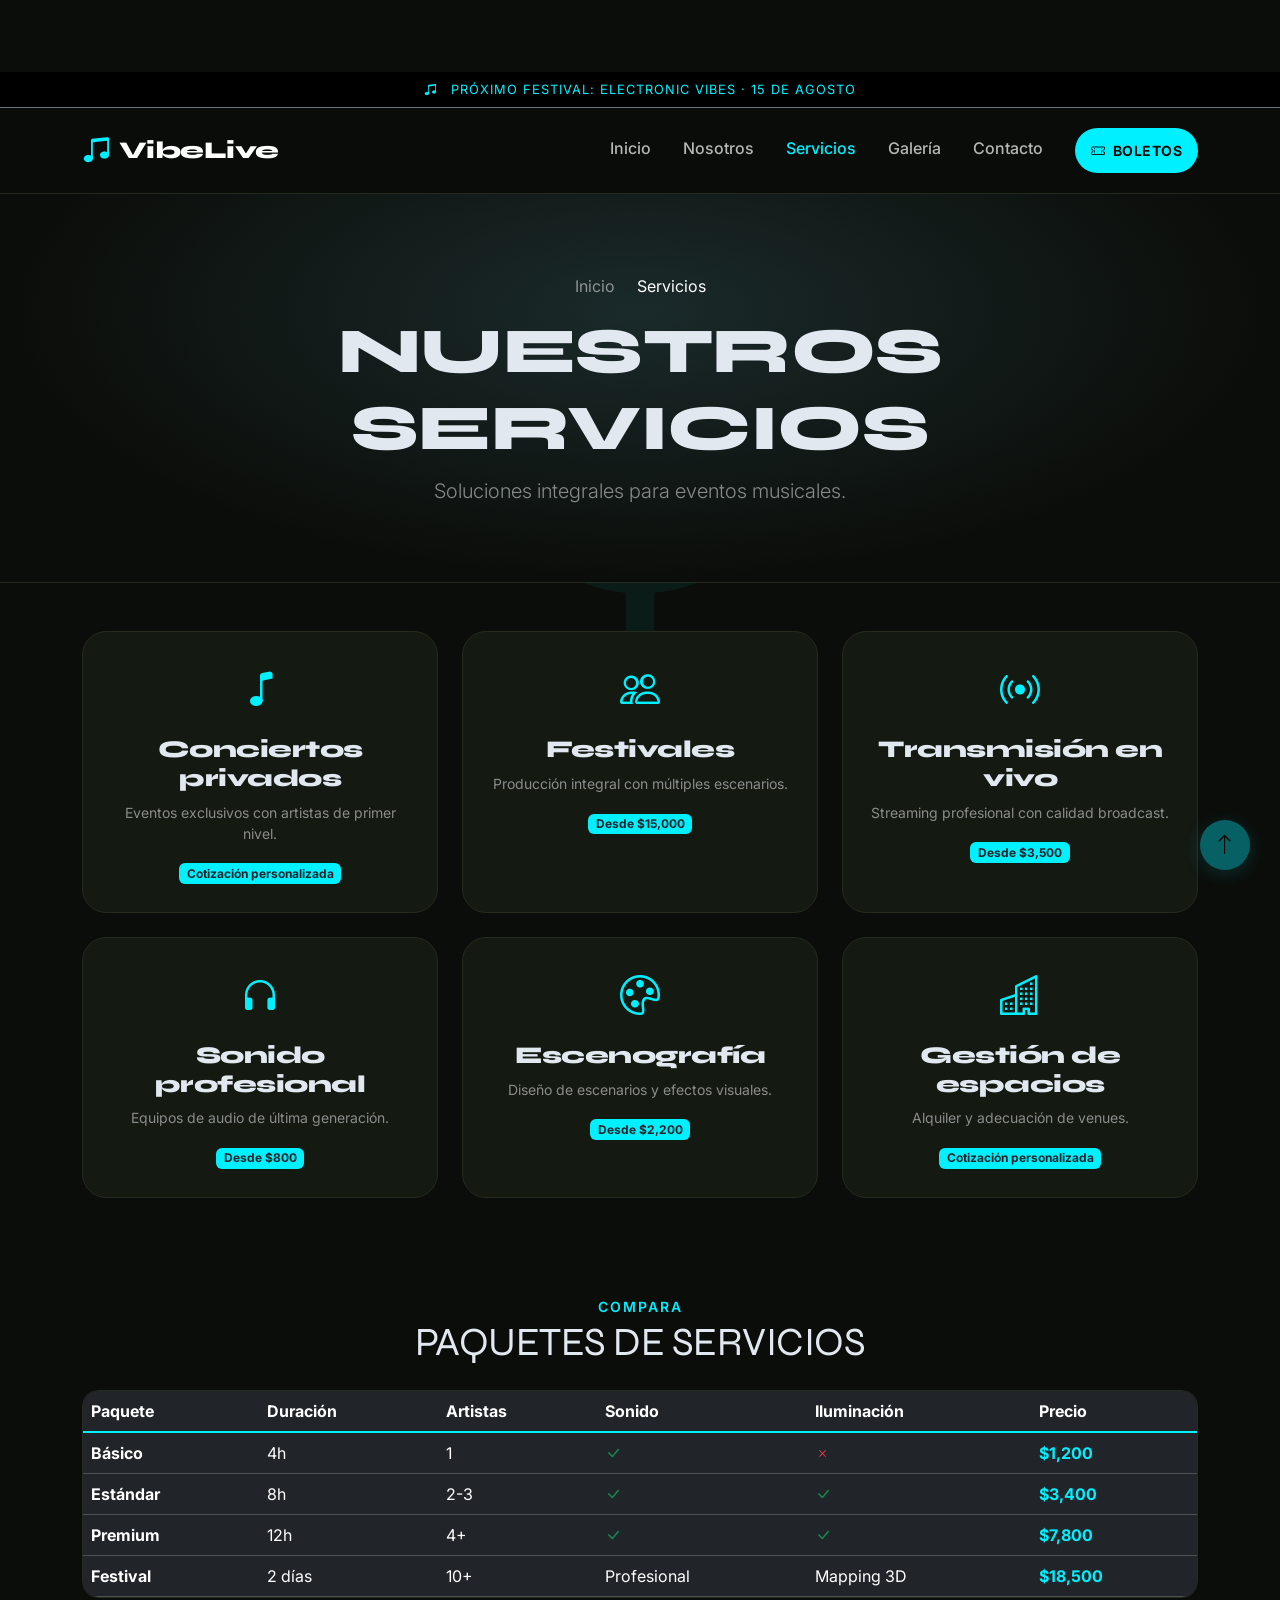
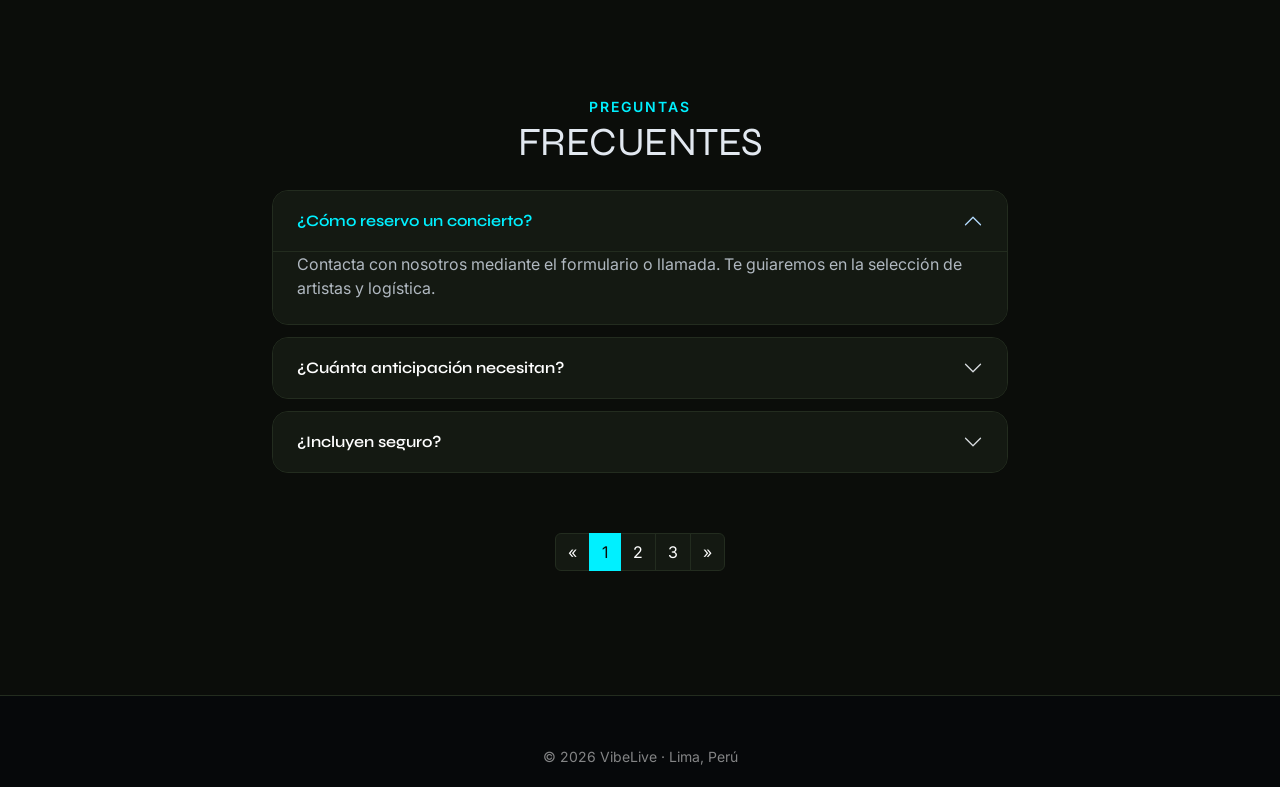
<file: servicios.html>
<!DOCTYPE html>
<html lang="es">
<head>
  <meta charset="UTF-8" />
  <meta name="viewport" content="width=device-width, initial-scale=1.0" />
  <meta name="description" content="Servicios de producción de conciertos y festivales de VibeLive." />
  <title>Servicios · VibeLive</title>
  <link href="https://cdn.jsdelivr.net/npm/bootstrap@5.3.3/dist/css/bootstrap.min.css" rel="stylesheet" />
  <link rel="stylesheet" href="https://cdn.jsdelivr.net/npm/bootstrap-icons@1.11.3/font/bootstrap-icons.css" />
  <link rel="preconnect" href="https://fonts.googleapis.com" />
  <link rel="preconnect" href="https://fonts.gstatic.com" crossorigin />
  <link href="https://fonts.googleapis.com/css2?family=Syne:wght@700;800&family=Inter:wght@400;500;600&display=swap" rel="stylesheet" />
  <link rel="stylesheet" href="../css/style.css" />
</head>
<body>

  <div class="microfono-fondo" id="microfonoFondo"><i class="bi bi-mic-fill"></i></div>
  <div class="contenido-principal">

    <div class="text-center py-2 border-bottom border-secondary" style="background:#000;color:var(--vibe-accent);font-size:0.8rem;letter-spacing:1px;">
      <i class="bi bi-music-note-beamed me-2"></i> PRÓXIMO FESTIVAL: ELECTRONIC VIBES · 15 DE AGOSTO
    </div>

    <nav class="navbar navbar-expand-lg navbar-dark navbar-vibe sticky-top py-3">
      <div class="container">
        <a class="navbar-brand d-flex align-items-center gap-2 font-brand fs-4 text-white" href="../index.html">
          <i class="bi bi-music-note-beamed"></i> VibeLive
        </a>
        <button class="navbar-toggler" type="button" data-bs-toggle="offcanvas" data-bs-target="#menuOffcanvas">
          <span class="navbar-toggler-icon"></span>
        </button>
        <div class="offcanvas offcanvas-end text-bg-dark" tabindex="-1" id="menuOffcanvas">
          <div class="offcanvas-header">
            <h5 class="offcanvas-title"><i class="bi bi-music-note-beamed me-2"></i>VibeLive</h5>
            <button type="button" class="btn-close btn-close-white" data-bs-dismiss="offcanvas"></button>
          </div>
          <div class="offcanvas-body">
            <ul class="navbar-nav ms-auto gap-lg-3">
              <li class="nav-item"><a class="nav-link" href="../index.html">Inicio</a></li>
              <li class="nav-item"><a class="nav-link" href="nosotros.html">Nosotros</a></li>
              <li class="nav-item"><a class="nav-link active" href="servicios.html">Servicios</a></li>
              <li class="nav-item"><a class="nav-link" href="galeria.html">Galería</a></li>
              <li class="nav-item"><a class="nav-link" href="contacto.html">Contacto</a></li>
              <li class="nav-item ms-lg-2">
                <a href="contacto.html" class="btn btn-accent btn-sm px-3 rounded-pill"><i class="bi bi-ticket-perforated me-1"></i> Boletos</a>
              </li>
            </ul>
          </div>
        </div>
      </div>
    </nav>

    <main>
      <section class="page-header">
        <div class="container">
          <nav aria-label="breadcrumb">
            <ol class="breadcrumb justify-content-center bg-transparent">
              <li class="breadcrumb-item"><a href="../index.html" class="text-white-50">Inicio</a></li>
              <li class="breadcrumb-item active text-white">Servicios</li>
            </ol>
          </nav>
          <h1>Nuestros servicios</h1>
          <p class="lead text-white-50">Soluciones integrales para eventos musicales.</p>
        </div>
      </section>

      <section class="container py-5">
        <div class="row g-4">
          <div class="col-md-6 col-lg-4 animado">
            <div class="card-dark text-center">
              <i class="bi bi-music-note fs-1" style="color:var(--vibe-accent);"></i>
              <h4 class="mt-3">Conciertos privados</h4>
              <p class="text-white-50 small">Eventos exclusivos con artistas de primer nivel.</p>
              <span class="badge bg-accent text-dark" style="background:var(--vibe-accent);">Cotización personalizada</span>
            </div>
          </div>
          <div class="col-md-6 col-lg-4 animado delay-1">
            <div class="card-dark text-center">
              <i class="bi bi-people fs-1" style="color:var(--vibe-accent);"></i>
              <h4 class="mt-3">Festivales</h4>
              <p class="text-white-50 small">Producción integral con múltiples escenarios.</p>
              <span class="badge bg-accent text-dark" style="background:var(--vibe-accent);">Desde $15,000</span>
            </div>
          </div>
          <div class="col-md-6 col-lg-4 animado delay-2">
            <div class="card-dark text-center">
              <i class="bi bi-broadcast fs-1" style="color:var(--vibe-accent);"></i>
              <h4 class="mt-3">Transmisión en vivo</h4>
              <p class="text-white-50 small">Streaming profesional con calidad broadcast.</p>
              <span class="badge bg-accent text-dark" style="background:var(--vibe-accent);">Desde $3,500</span>
            </div>
          </div>
          <div class="col-md-6 col-lg-4 animado delay-3">
            <div class="card-dark text-center">
              <i class="bi bi-headphones fs-1" style="color:var(--vibe-accent);"></i>
              <h4 class="mt-3">Sonido profesional</h4>
              <p class="text-white-50 small">Equipos de audio de última generación.</p>
              <span class="badge bg-accent text-dark" style="background:var(--vibe-accent);">Desde $800</span>
            </div>
          </div>
          <div class="col-md-6 col-lg-4 animado delay-4">
            <div class="card-dark text-center">
              <i class="bi bi-palette fs-1" style="color:var(--vibe-accent);"></i>
              <h4 class="mt-3">Escenografía</h4>
              <p class="text-white-50 small">Diseño de escenarios y efectos visuales.</p>
              <span class="badge bg-accent text-dark" style="background:var(--vibe-accent);">Desde $2,200</span>
            </div>
          </div>
          <div class="col-md-6 col-lg-4 animado delay-5">
            <div class="card-dark text-center">
              <i class="bi bi-buildings fs-1" style="color:var(--vibe-accent);"></i>
              <h4 class="mt-3">Gestión de espacios</h4>
              <p class="text-white-50 small">Alquiler y adecuación de venues.</p>
              <span class="badge bg-accent text-dark" style="background:var(--vibe-accent);">Cotización personalizada</span>
            </div>
          </div>
        </div>
      </section>

      <section class="container py-5">
        <div class="text-center mb-4">
          <span class="text-uppercase small fw-semibold" style="color:var(--vibe-accent);letter-spacing:2px;">Compara</span>
          <h2 class="display-6 text-uppercase">Paquetes de servicios</h2>
        </div>
        <div class="table-responsive rounded-4 overflow-hidden" style="border:1px solid var(--vibe-border);">
          <table class="table table-dark table-hover mb-0" style="background:var(--vibe-card);">
            <thead>
              <tr style="border-bottom:2px solid var(--vibe-accent);">
                <th>Paquete</th>
                <th>Duración</th>
                <th>Artistas</th>
                <th>Sonido</th>
                <th>Iluminación</th>
                <th>Precio</th>
              </tr>
            </thead>
            <tbody>
              <tr><td><b>Básico</b></td><td>4h</td><td>1</td><td><i class="bi bi-check-lg text-success"></i></td><td><i class="bi bi-x text-danger"></i></td><td class="fw-bold" style="color:var(--vibe-accent);">$1,200</td></tr>
              <tr><td><b>Estándar</b></td><td>8h</td><td>2-3</td><td><i class="bi bi-check-lg text-success"></i></td><td><i class="bi bi-check-lg text-success"></i></td><td class="fw-bold" style="color:var(--vibe-accent);">$3,400</td></tr>
              <tr><td><b>Premium</b></td><td>12h</td><td>4+</td><td><i class="bi bi-check-lg text-success"></i></td><td><i class="bi bi-check-lg text-success"></i></td><td class="fw-bold" style="color:var(--vibe-accent);">$7,800</td></tr>
              <tr><td><b>Festival</b></td><td>2 días</td><td>10+</td><td>Profesional</td><td>Mapping 3D</td><td class="fw-bold" style="color:var(--vibe-accent);">$18,500</td></tr>
            </tbody>
          </table>
        </div>
      </section>

      <section class="container py-5">
        <div class="text-center mb-4">
          <span class="text-uppercase small fw-semibold" style="color:var(--vibe-accent);letter-spacing:2px;">Preguntas</span>
          <h2 class="display-6 text-uppercase">Frecuentes</h2>
        </div>
        <div class="row justify-content-center">
          <div class="col-lg-8">
            <div class="accordion accordion-vibe" id="faqServicios">
              <div class="accordion-item animado">
                <h2 class="accordion-header">
                  <button class="accordion-button" type="button" data-bs-toggle="collapse" data-bs-target="#faq1">¿Cómo reservo un concierto?</button>
                </h2>
                <div id="faq1" class="accordion-collapse collapse show" data-bs-parent="#faqServicios">
                  <div class="accordion-body">Contacta con nosotros mediante el formulario o llamada. Te guiaremos en la selección de artistas y logística.</div>
                </div>
              </div>
              <div class="accordion-item animado delay-1">
                <h2 class="accordion-header">
                  <button class="accordion-button collapsed" type="button" data-bs-toggle="collapse" data-bs-target="#faq2">¿Cuánta anticipación necesitan?</button>
                </h2>
                <div id="faq2" class="accordion-collapse collapse" data-bs-parent="#faqServicios">
                  <div class="accordion-body">Mínimo 3 meses para grandes eventos, 1 mes para conciertos privados.</div>
                </div>
              </div>
              <div class="accordion-item animado delay-2">
                <h2 class="accordion-header">
                  <button class="accordion-button collapsed" type="button" data-bs-toggle="collapse" data-bs-target="#faq3">¿Incluyen seguro?</button>
                </h2>
                <div id="faq3" class="accordion-collapse collapse" data-bs-parent="#faqServicios">
                  <div class="accordion-body">Los paquetes Premium y Festival incluyen seguro contra cancelación.</div>
                </div>
              </div>
            </div>
          </div>
        </div>
      </section>

      <section class="container pb-5 text-center">
        <nav>
          <ul class="pagination justify-content-center">
            <li class="page-item disabled"><a class="page-link" style="background:var(--vibe-card);color:#fff;border-color:var(--vibe-border);">«</a></li>
            <li class="page-item active"><a class="page-link" style="background:var(--vibe-accent);color:#0b0d0a;border-color:var(--vibe-accent);">1</a></li>
            <li class="page-item"><a class="page-link" style="background:var(--vibe-card);color:#fff;border-color:var(--vibe-border);">2</a></li>
            <li class="page-item"><a class="page-link" style="background:var(--vibe-card);color:#fff;border-color:var(--vibe-border);">3</a></li>
            <li class="page-item"><a class="page-link" style="background:var(--vibe-card);color:#fff;border-color:var(--vibe-border);">»</a></li>
          </ul>
        </nav>
      </section>

    </main>

    <footer class="footer-vibe">
      <div class="container text-center">
        <p class="small text-white-50 mb-0">© 2026 VibeLive · Lima, Perú</p>
      </div>
    </footer>

    <button id="scrollTopBtn"><i class="bi bi-arrow-up"></i></button>

  </div>

  <script src="https://code.jquery.com/jquery-3.7.1.min.js"></script>
  <script src="https://cdn.jsdelivr.net/npm/bootstrap@5.3.3/dist/js/bootstrap.bundle.min.js"></script>
  <script src="../js/main.js"></script>
</body>
</html>
</file>
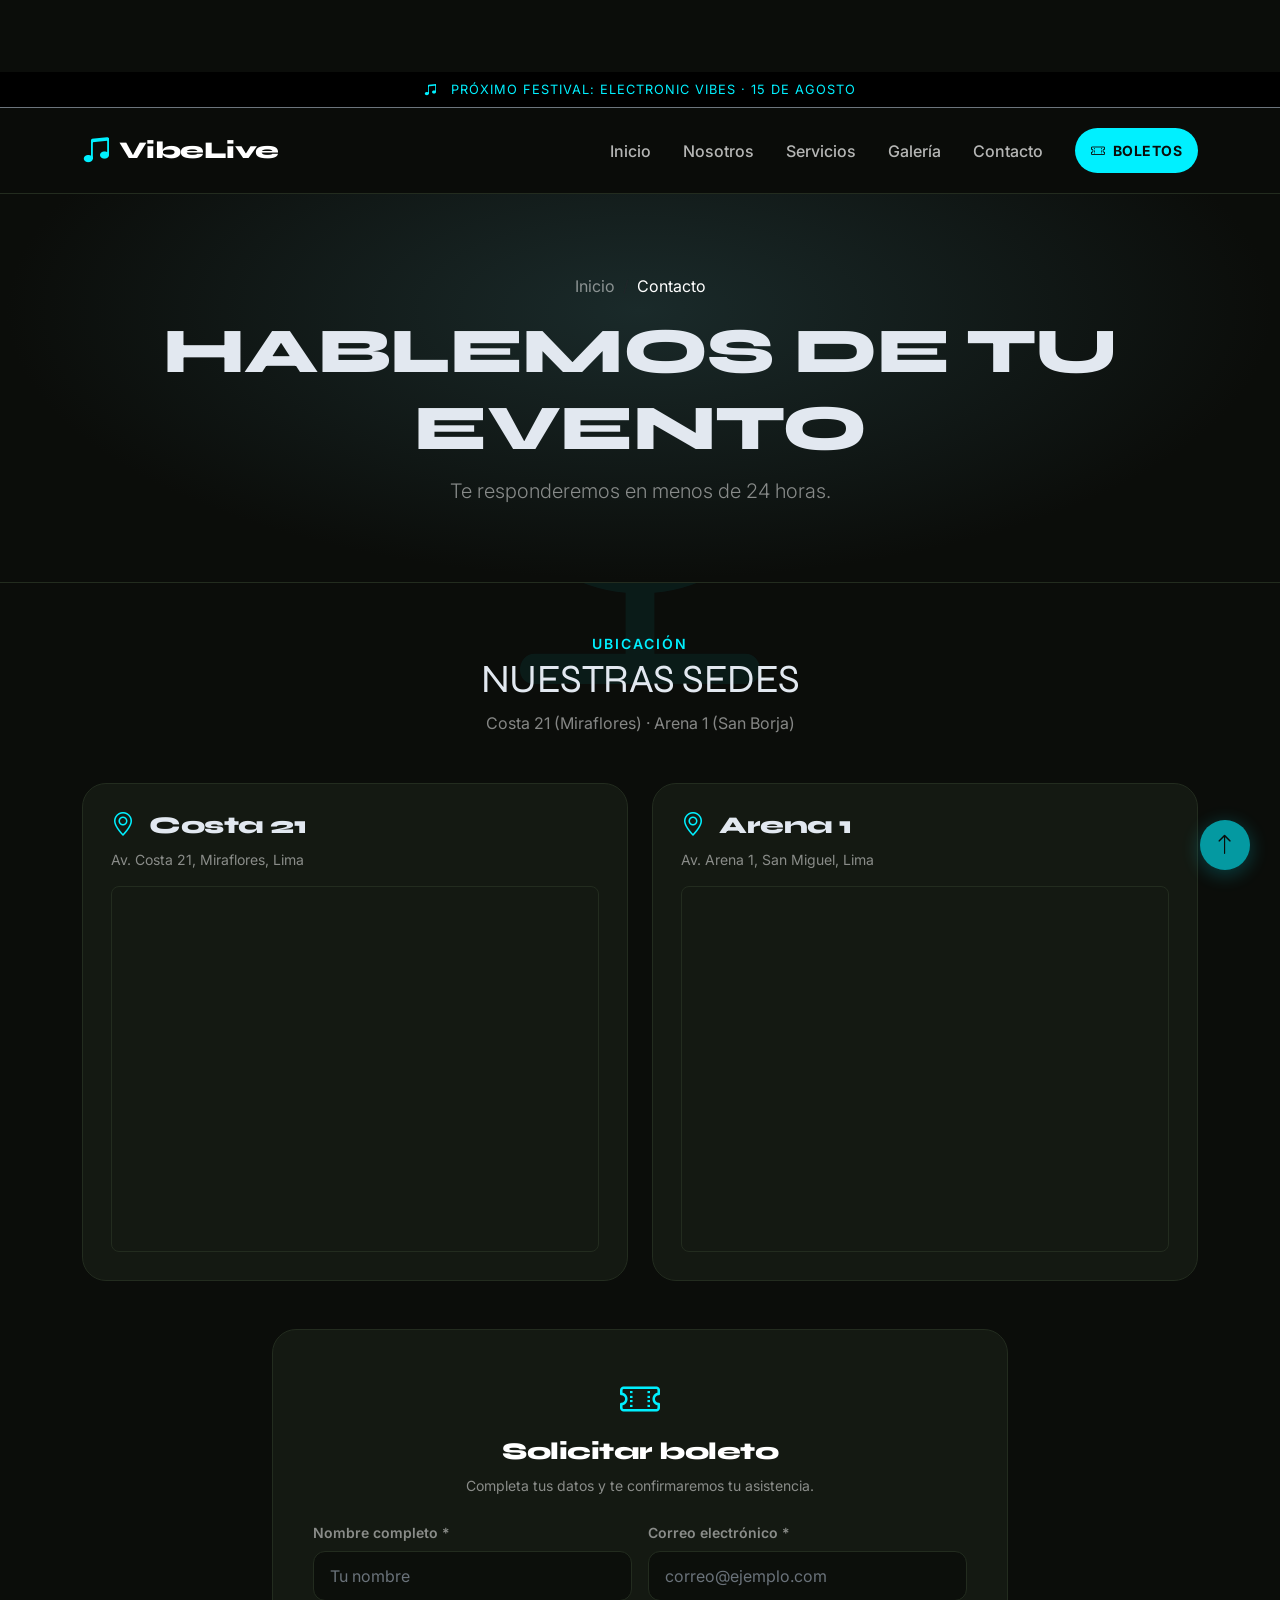
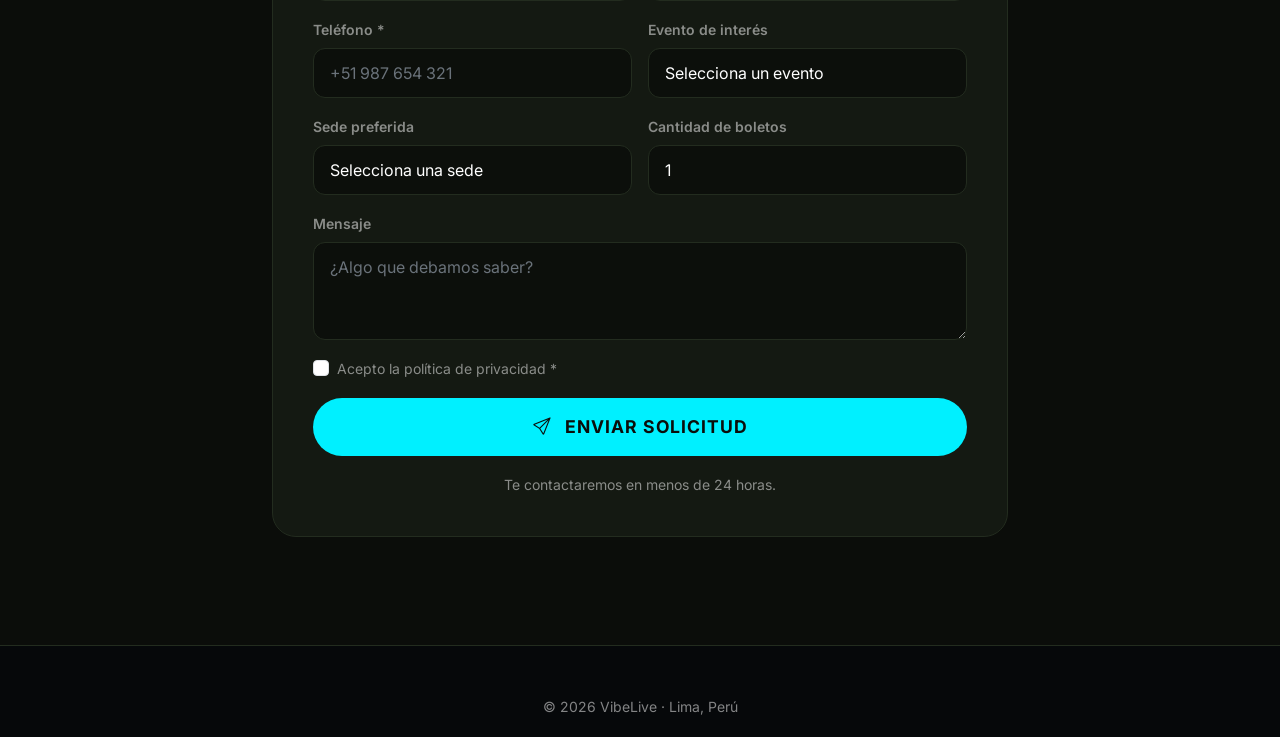
<file: pages/contacto.html>
<!DOCTYPE html>
<html lang="es">
<head>
  <meta charset="UTF-8" />
  <meta name="viewport" content="width=device-width, initial-scale=1.0" />
  <meta name="description" content="Contacta a VibeLive para conciertos, festivales o boletos." />
  <title>Contacto · VibeLive</title>
  <link href="https://cdn.jsdelivr.net/npm/bootstrap@5.3.3/dist/css/bootstrap.min.css" rel="stylesheet" />
  <link rel="stylesheet" href="https://cdn.jsdelivr.net/npm/bootstrap-icons@1.11.3/font/bootstrap-icons.css" />
  <link rel="preconnect" href="https://fonts.googleapis.com" />
  <link rel="preconnect" href="https://fonts.gstatic.com" crossorigin />
  <link href="https://fonts.googleapis.com/css2?family=Syne:wght@700;800&family=Inter:wght@400;500;600&display=swap" rel="stylesheet" />
  <link rel="stylesheet" href="../css/style.css" />
</head>
<body>

  <div class="microfono-fondo" id="microfonoFondo"><i class="bi bi-mic-fill"></i></div>
  <div class="contenido-principal">
    <div class="text-center py-2 border-bottom border-secondary" style="background:#000;color:var(--vibe-accent);font-size:0.8rem;letter-spacing:1px;">
      <i class="bi bi-music-note-beamed me-2"></i> PRÓXIMO FESTIVAL: ELECTRONIC VIBES · 15 DE AGOSTO
    </div>

    <nav class="navbar navbar-expand-lg navbar-dark navbar-vibe sticky-top py-3">
  <div class="container">

    <a class="navbar-brand d-flex align-items-center gap-2 font-brand fs-4 text-white" href="../index.html">
      <i class="bi bi-music-note-beamed"></i> VibeLive
    </a>

    <button class="navbar-toggler" type="button"
            data-bs-toggle="collapse"
            data-bs-target="#navbarNav"
            aria-controls="navbarNav"
            aria-expanded="false"
            aria-label="Abrir menú">
      <span class="navbar-toggler-icon"></span>
    </button>

    <div class="collapse navbar-collapse" id="navbarNav">

      <ul class="navbar-nav ms-auto align-items-lg-center gap-lg-3">

        <li class="nav-item">
          <a class="nav-link" href="../index.html">Inicio</a>
        </li>

        <li class="nav-item">
          <a class="nav-link" href="nosotros.html">Nosotros</a>
        </li>

        <li class="nav-item">
          <a class="nav-link" href="servicios.html">Servicios</a>
        </li>

        <li class="nav-item">
          <a class="nav-link" href="galeria.html">Galería</a>
        </li>

        <li class="nav-item">
          <a class="nav-link" href="contacto.html">Contacto</a>
        </li>

        <li class="nav-item ms-lg-2 mt-3 mt-lg-0">
          <a href="contacto.html" class="btn btn-accent btn-sm px-3 rounded-pill">
            <i class="bi bi-ticket-perforated me-1"></i> Boletos
          </a>
        </li>

      </ul>

    </div>

  </div>
</nav>

    <main>
      <section class="page-header">
        <div class="container">
          <nav aria-label="breadcrumb">
            <ol class="breadcrumb justify-content-center bg-transparent">
              <li class="breadcrumb-item"><a href="../index.html" class="text-white-50">Inicio</a></li>
              <li class="breadcrumb-item active text-white">Contacto</li>
            </ol>
          </nav>
          <h1>Hablemos de tu evento</h1>
          <p class="lead text-white-50">Te responderemos en menos de 24 horas.</p>
        </div>
      </section>

      <section class="container py-5">
        <div class="text-center mb-5">
          <span class="text-uppercase small fw-semibold" style="color:var(--vibe-accent);letter-spacing:2px;">Ubicación</span>
          <h2 class="display-6 text-uppercase">Nuestras sedes</h2>
          <p class="text-white-50">Costa 21 (Miraflores) · Arena 1 (San Borja)</p>
        </div>

        <div class="row g-4 mb-5">
          <div class="col-lg-6 animado-izquierda">
            <div class="card-dark">
              <h4><i class="bi bi-geo-alt me-2"></i> Costa 21</h4>
              <p class="text-white-50 small">Av. Costa 21, Miraflores, Lima</p>
              <div class="ratio ratio-4x3 rounded-3 overflow-hidden" style="border:1px solid var(--vibe-border);">
                <iframe src="https://www.google.com/maps/embed?pb=!1m18!1m12!1m3!1d1636.1823524483957!2d-77.07882081651339!3d-12.096469050557225!2m3!1f0!2f0!3f0!3m2!1i1024!2i768!4f13.1!3m3!1m2!1s0x9105c98be9bc4923%3A0x5a356bfdbfe20a58!2sCosta%2021!5e1!3m2!1ses-419!2spe!4v1784073226040!5m2!1ses-419!2spe" allowfullscreen loading="lazy"></iframe>
              </div>
            </div>
          </div>
          <div class="col-lg-6 animado-derecha">
            <div class="card-dark">
              <h4><i class="bi bi-geo-alt me-2"></i> Arena 1</h4>
              <p class="text-white-50 small">Av. Arena 1, San Miguel, Lima</p>
              <div class="ratio ratio-4x3 rounded-3 overflow-hidden" style="border:1px solid var(--vibe-border);">
                <iframe src="https://www.google.com/maps/embed?pb=!1m14!1m8!1m3!1d1628.6405318179034!2d-77.0902239!3d-12.0911271!3m2!1i1024!2i768!4f13.1!3m3!1m2!1s0x9105c996cce93b3f%3A0x179bafed2be434ad!2sArena%201!5e1!3m2!1ses-419!2spe!4v1784079709964!5m2!1ses-419!2spe" width="600" height="450" style="border:0;" allowfullscreen="" loading="lazy" referrerpolicy="strict-origin-when-cross-origin"></iframe>
              </div>
            </div>
          </div>
        </div>

        <div class="row">
          <div class="col-lg-8 mx-auto animado">
            <div class="card-dark" style="padding:40px;">
              <div class="text-center mb-4">
                <i class="bi bi-ticket-perforated fs-1" style="color:var(--vibe-accent);"></i>
                <h4 class="mt-2 text-white">Solicitar boleto</h4>
                <p class="text-white-50 small">Completa tus datos y te confirmaremos tu asistencia.</p>
              </div>

              <form id="contactForm" class="needs-validation" novalidate>
                <div class="row g-3">
                  <div class="col-md-6">
                    <label class="form-label text-white-50 small fw-semibold">Nombre completo *</label>
                    <input type="text" class="form-control form-control-vibe" required minlength="3" placeholder="Tu nombre" />
                    <div class="invalid-feedback">Ingresa al menos 3 caracteres.</div>
                  </div>
                  <div class="col-md-6">
                    <label class="form-label text-white-50 small fw-semibold">Correo electrónico *</label>
                    <input type="email" class="form-control form-control-vibe" required placeholder="correo@ejemplo.com" />
                    <div class="invalid-feedback">Ingresa un correo válido.</div>
                  </div>
                  <div class="col-md-6">
                    <label class="form-label text-white-50 small fw-semibold">Teléfono *</label>
                    <input type="tel" class="form-control form-control-vibe" required pattern="[0-9+\s\-]{7,15}" placeholder="+51 987 654 321" />
                    <div class="invalid-feedback">Ingresa un teléfono válido.</div>
                  </div>
                  <div class="col-md-6">
                    <label class="form-label text-white-50 small fw-semibold">Evento de interés</label>
                    <select class="form-select form-select-vibe" required>
                      <option value="">Selecciona un evento</option>
                      <option>Fiesta del Rock</option>
                      <option>Jazz bajo las estrellas</option>
                      <option>Electronic Vibes</option>
                      <option>K-pop Night</option>
                    </select>
                    <div class="invalid-feedback">Selecciona un evento.</div>
                  </div>
                  <div class="col-md-6">
                    <label class="form-label text-white-50 small fw-semibold">Sede preferida</label>
                    <select class="form-select form-select-vibe">
                      <option value="">Selecciona una sede</option>
                      <option>Costa 21 (Miraflores)</option>
                      <option>Arena 1 (San Borja)</option>
                    </select>
                  </div>
                  <div class="col-md-6">
                    <label class="form-label text-white-50 small fw-semibold">Cantidad de boletos</label>
                    <input type="number" class="form-control form-control-vibe" min="1" max="10" value="1" />
                  </div>
                  <div class="col-12">
                    <label class="form-label text-white-50 small fw-semibold">Mensaje</label>
                    <textarea class="form-control form-control-vibe" rows="3" placeholder="¿Algo que debamos saber?"></textarea>
                  </div>
                  <div class="col-12">
                    <div class="form-check">
                      <input class="form-check-input" type="checkbox" id="terminos" required />
                      <label class="form-check-label small text-white-50" for="terminos">Acepto la política de privacidad *</label>
                      <div class="invalid-feedback">Debes aceptar los términos.</div>
                    </div>
                  </div>
                  <div class="col-12 d-none">
                    <div class="progress">
                      <div id="sendProgress" class="progress-bar progress-bar-striped progress-bar-animated" style="background:var(--vibe-accent);width:0%;">0%</div>
                    </div>
                  </div>
                  <div class="col-12 mt-3">
                    <button type="submit" class="btn btn-accent w-100 py-3 rounded-pill fw-bold text-uppercase" style="font-size:1.1rem;letter-spacing:1px;">
                      <i class="bi bi-send me-2"></i> Enviar solicitud
                    </button>
                  </div>
                  <div class="col-12 text-center">
                    <small class="text-white-50">Te contactaremos en menos de 24 horas.</small>
                  </div>
                </div>
              </form>
            </div>
          </div>
        </div>
      </section>

      <div class="toast-container position-fixed bottom-0 end-0 p-3">
        <div id="successToast" class="toast text-bg-success" role="alert">
          <div class="toast-header text-bg-success">
            <strong class="me-auto"><i class="bi bi-check-circle-fill me-2"></i>¡Enviado!</strong>
            <button type="button" class="btn-close btn-close-white" data-bs-dismiss="toast"></button>
          </div>
          <div class="toast-body">Tu mensaje fue enviado. Te contactaremos pronto.</div>
        </div>
      </div>

    </main>

    <footer class="footer-vibe">
      <div class="container text-center">
        <p class="small text-white-50 mb-0">© 2026 VibeLive · Lima, Perú</p>
      </div>
    </footer>

    <button id="scrollTopBtn"><i class="bi bi-arrow-up"></i></button>

  </div>
  <script src="https://code.jquery.com/jquery-3.7.1.min.js"></script>
  <script src="https://cdn.jsdelivr.net/npm/bootstrap@5.3.3/dist/js/bootstrap.bundle.min.js"></script>
  <script src="../js/main.js"></script>
</body>
</html>
</file>
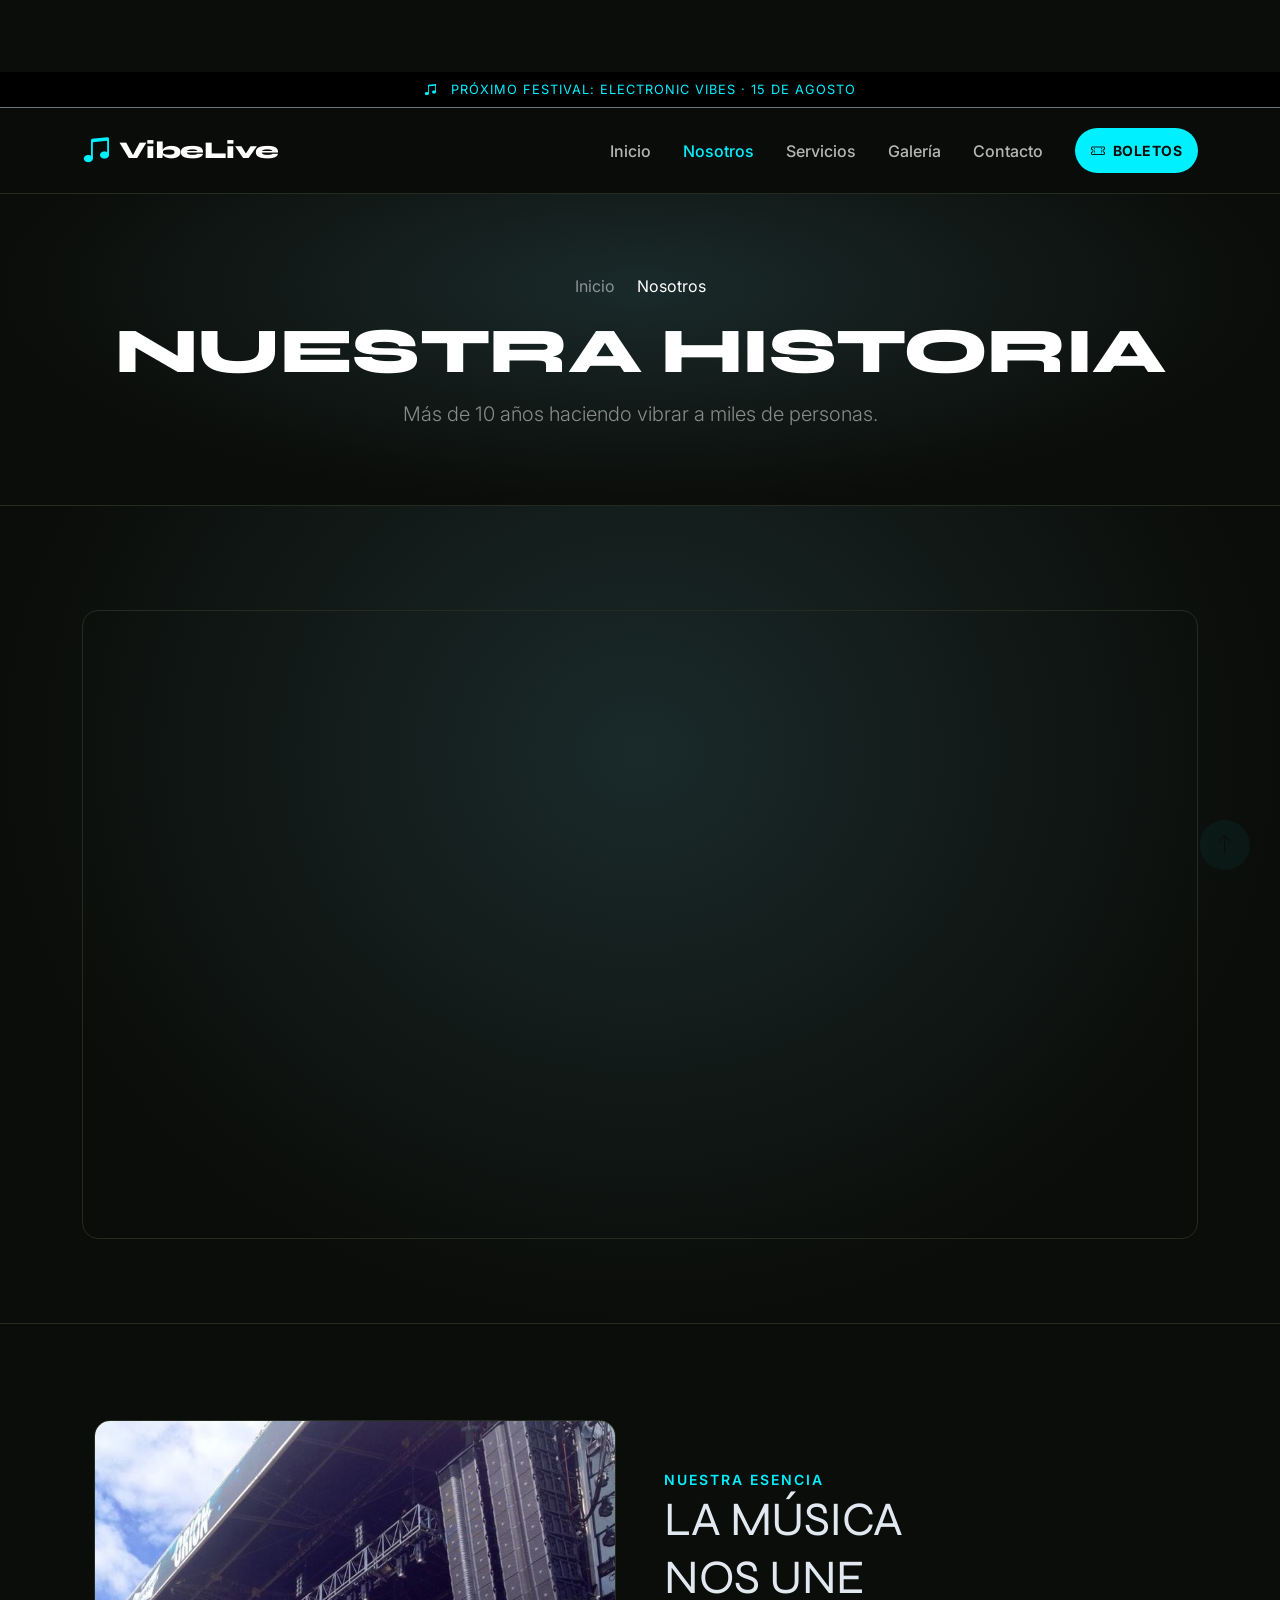
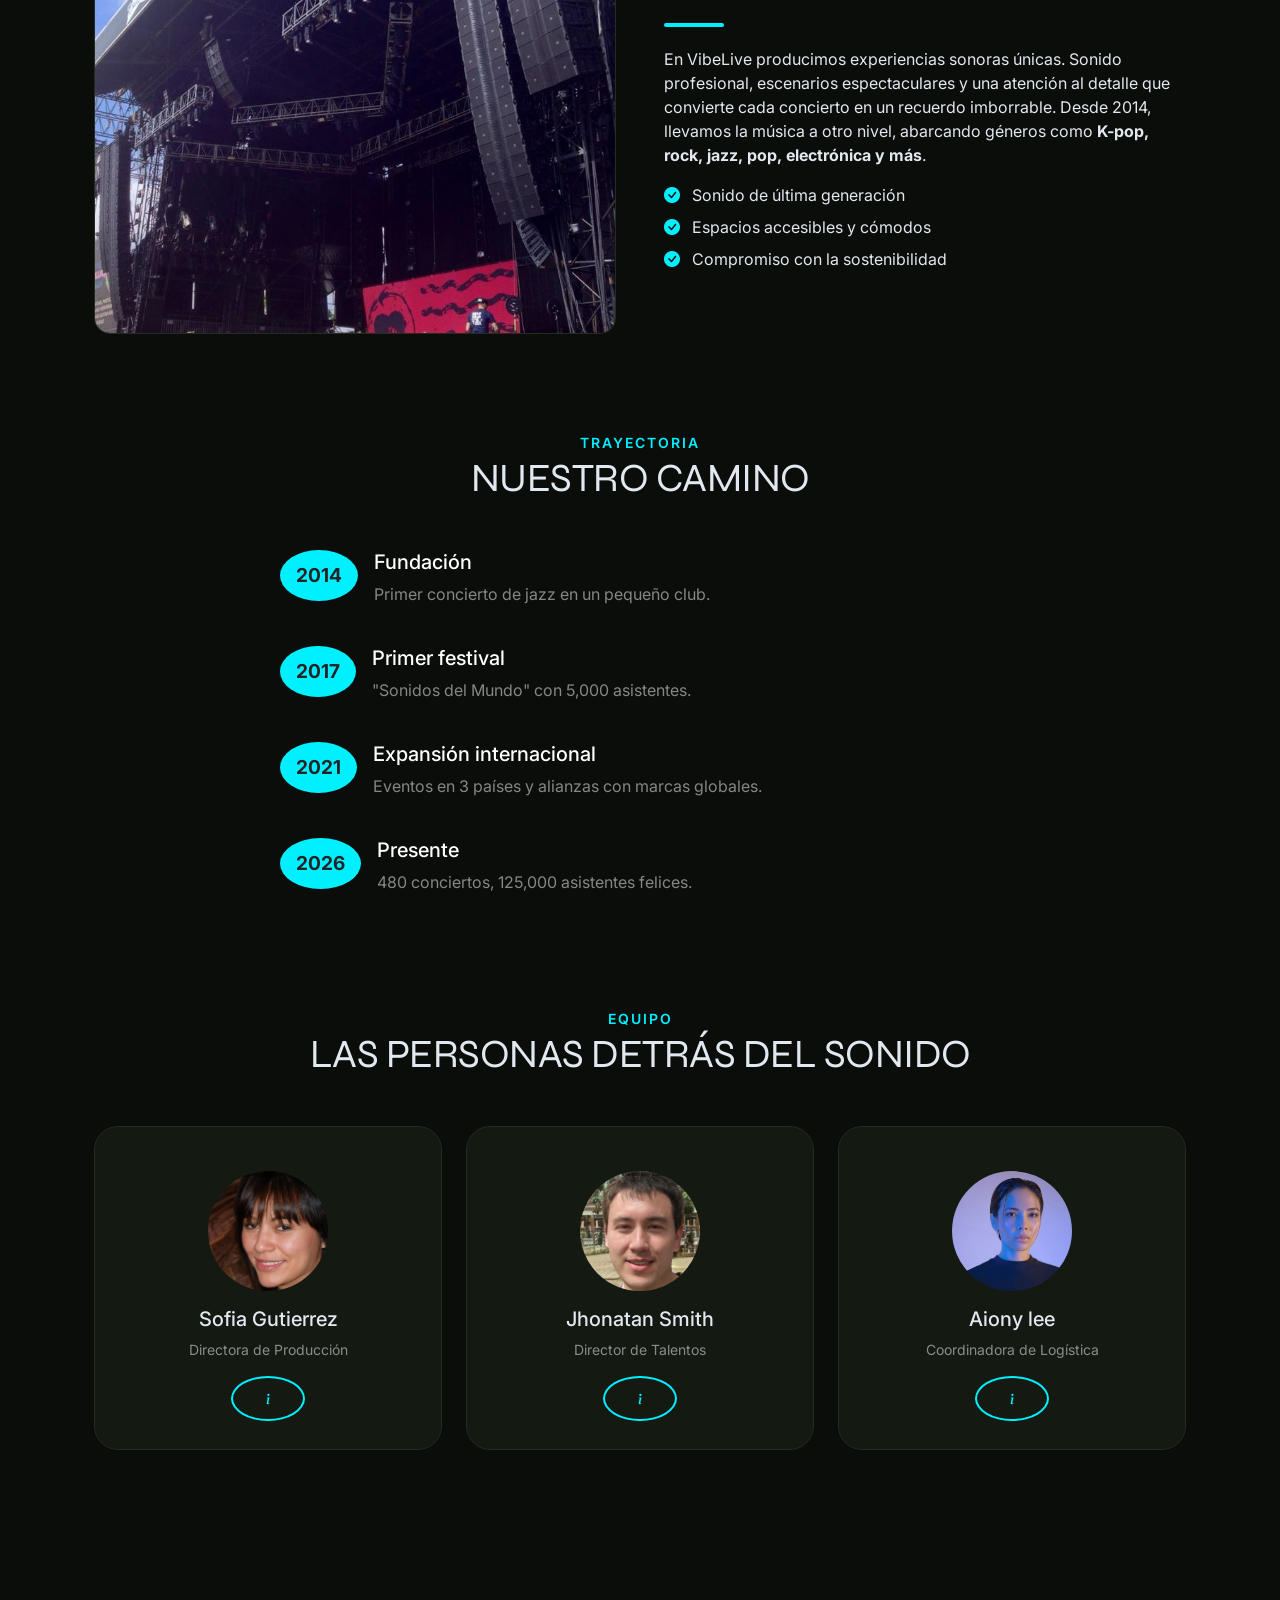
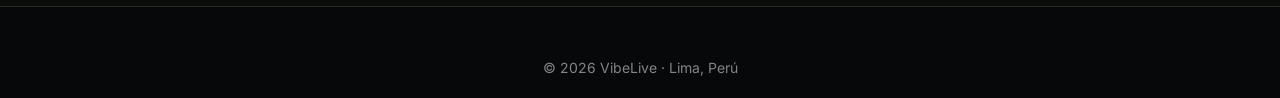
<file: pages/nosotros.html>
<!DOCTYPE html>
<html lang="es">
<head>
  <meta charset="UTF-8" />
  <meta name="viewport" content="width=device-width, initial-scale=1.0" />
  <meta name="description" content="Conoce la historia y el equipo de VibeLive." />
  <title>Nosotros · VibeLive</title>
  <link href="https://cdn.jsdelivr.net/npm/bootstrap@5.3.3/dist/css/bootstrap.min.css" rel="stylesheet" />
  <link rel="stylesheet" href="https://cdn.jsdelivr.net/npm/bootstrap-icons@1.11.3/font/bootstrap-icons.css" />
  <link rel="preconnect" href="https://fonts.googleapis.com" />
  <link rel="preconnect" href="https://fonts.gstatic.com" crossorigin />
  <link href="https://fonts.googleapis.com/css2?family=Syne:wght@700;800&family=Inter:wght@400;500;600&display=swap" rel="stylesheet" />
  <link rel="stylesheet" href="../css/style.css" />
</head>
<body>
  <div class="microfono-fondo" id="microfonoFondo"><i class="bi bi-mic-fill"></i></div>
  <div class="contenido-principal">
    <div class="text-center py-2 border-bottom border-secondary" style="background:#000;color:var(--vibe-accent);font-size:0.8rem;letter-spacing:1px;">
      <i class="bi bi-music-note-beamed me-2"></i> PRÓXIMO FESTIVAL: ELECTRONIC VIBES · 15 DE AGOSTO
    </div>

    <nav class="navbar navbar-expand-lg navbar-dark navbar-vibe sticky-top py-3">
  <div class="container">

    <a class="navbar-brand d-flex align-items-center gap-2 font-brand fs-4 text-white" href="../index.html">
      <i class="bi bi-music-note-beamed"></i> VibeLive
    </a>

    <button class="navbar-toggler" type="button"
            data-bs-toggle="collapse"
            data-bs-target="#navbarNav"
            aria-controls="navbarNav"
            aria-expanded="false"
            aria-label="Abrir menú">
      <span class="navbar-toggler-icon"></span>
    </button>

    <div class="collapse navbar-collapse" id="navbarNav">

      <ul class="navbar-nav ms-auto align-items-lg-center gap-lg-3">

        <li class="nav-item">
          <a class="nav-link" href="../index.html">Inicio</a>
        </li>

        <li class="nav-item">
          <a class="nav-link active" href="nosotros.html">Nosotros</a>
        </li>

        <li class="nav-item">
          <a class="nav-link" href="servicios.html">Servicios</a>
        </li>

        <li class="nav-item">
          <a class="nav-link" href="galeria.html">Galería</a>
        </li>

        <li class="nav-item">
          <a class="nav-link" href="contacto.html">Contacto</a>
        </li>

        <li class="nav-item ms-lg-2 mt-lg-0 mt-3">
          <a href="contacto.html" class="btn btn-accent btn-sm px-3 rounded-pill">
            <i class="bi bi-ticket-perforated me-1"></i> Boletos
          </a>
        </li>

      </ul>

    </div>

  </div>
</nav>

    <main>
      <section class="page-header">
        <div class="container">
          <nav aria-label="breadcrumb">
            <ol class="breadcrumb justify-content-center bg-transparent">
              <li class="breadcrumb-item"><a href="../index.html" class="text-white-50">Inicio</a></li>
              <li class="breadcrumb-item active text-white" aria-current="page">Nosotros</li>
            </ol>
          </nav>
          <h1 class="text-white">Nuestra historia</h1>
          <p class="lead text-white-50">Más de 10 años haciendo vibrar a miles de personas.</p>
        </div>
      </section>
       <section class="page-header">

    <div class="container">
        <div class="ratio ratio-16x9 my-4 rounded-4 overflow-hidden"
             style="border:1px solid var(--vibe-border);">
            <iframe
                src="https://www.youtube.com/embed/6Ejga4kJUts?rel=0"
                title="Concierto en vivo"
                allowfullscreen>
            </iframe>
        </div>
    </div>
</section>

<section class="container py-5">
      <section class="container py-5">
        <div class="row g-5 align-items-center">
          <div class="col-lg-6 animado-izquierda">
            <img src="../img/JBL Speakers___.jpg" class="img-fluid rounded-4 border" style="border-color:var(--vibe-border) !important;" alt="Público en concierto" />
          </div>
          <div class="col-lg-6 animado-derecha">
            <span class="text-uppercase small fw-semibold" style="color:var(--vibe-accent);letter-spacing:2px;">Nuestra esencia</span>
            <h2 class="display-5 text-uppercase">La música <br />nos une</h2>
            <div class="divider" style="width:60px;height:4px;background:var(--vibe-accent);border-radius:4px;margin:16px 0 20px;"></div>
            <p>En VibeLive producimos experiencias sonoras únicas. Sonido profesional, escenarios espectaculares y una atención al detalle que convierte cada concierto en un recuerdo imborrable. Desde 2014, llevamos la música a otro nivel, abarcando géneros como <strong>K-pop, rock, jazz, pop, electrónica y más</strong>.</p>
            <ul class="list-unstyled mt-3">
              <li class="mb-2"><i class="bi bi-check-circle-fill me-2" style="color:var(--vibe-accent);"></i> Sonido de última generación</li>
              <li class="mb-2"><i class="bi bi-check-circle-fill me-2" style="color:var(--vibe-accent);"></i> Espacios accesibles y cómodos</li>
              <li class="mb-2"><i class="bi bi-check-circle-fill me-2" style="color:var(--vibe-accent);"></i> Compromiso con la sostenibilidad</li>
            </ul>
          </div>
        </div>
      </section>

      <section class="container py-5">
        <div class="text-center mb-5">
          <span class="text-uppercase small fw-semibold" style="color:var(--vibe-accent);letter-spacing:2px;">Trayectoria</span>
          <h2 class="display-6 text-uppercase">Nuestro camino</h2>
        </div>
        <div class="row justify-content-center">
          <div class="col-lg-8">
            <div class="d-flex flex-column gap-4">
              <div class="d-flex gap-3 align-items-start flex-column flex-sm-row animado">
                <span class="badge bg-accent text-dark p-3 rounded-circle" style="background:var(--vibe-accent);min-width:50px;min-height:50px;display:flex;align-items:center;justify-content:center;font-size:1.2rem;">2014</span>
                <div><h5 class="text-white">Fundación</h5><p class="text-white-50">Primer concierto de jazz en un pequeño club.</p></div>
              </div>
              <div class="d-flex gap-3 align-items-start flex-column flex-sm-row animado" delay-1">
                <span class="badge bg-accent text-dark p-3 rounded-circle" style="background:var(--vibe-accent);min-width:50px;min-height:50px;display:flex;align-items:center;justify-content:center;font-size:1.2rem;">2017</span>
                <div><h5 class="text-white">Primer festival</h5><p class="text-white-50">"Sonidos del Mundo" con 5,000 asistentes.</p></div>
              </div>
              <div class="d-flex gap-3 align-items-start flex-column flex-sm-row animado" delay-2">
                <span class="badge bg-accent text-dark p-3 rounded-circle" style="background:var(--vibe-accent);min-width:50px;min-height:50px;display:flex;align-items:center;justify-content:center;font-size:1.2rem;">2021</span>
                <div><h5 class="text-white">Expansión internacional</h5><p class="text-white-50">Eventos en 3 países y alianzas con marcas globales.</p></div>
              </div>
              <div class="d-flex gap-3 align-items-start flex-column flex-sm-row animado" delay-3">
                <span class="badge bg-accent text-dark p-3 rounded-circle" style="background:var(--vibe-accent);min-width:50px;min-height:50px;display:flex;align-items:center;justify-content:center;font-size:1.2rem;">2026</span>
                <div><h5 class="text-white">Presente</h5><p class="text-white-50">480 conciertos, 125,000 asistentes felices.</p></div>
              </div>
            </div>
          </div>
        </div>
      </section>

      <section class="container py-5">
        <div class="text-center mb-5">
          <span class="text-uppercase small fw-semibold" style="color:var(--vibe-accent);letter-spacing:2px;">Equipo</span>
          <h2 class="display-6 text-uppercase">Las personas detrás del sonido</h2>
        </div>
        <div class="row g-4 text-center">
          <div class="col-12 col-md-4 animado">
            <div class="card-dark">
              <img src="../img/lara-croft.jpg" class="rounded-circle mx-auto mt-3" style="width:120px;height:120px;object-fit:cover;" alt="Laura" />
              <h5 class="mt-3">Sofia Gutierrez</h5>
              <p class="text-white-50 small">Directora de Producción</p>
              <button class="btn btn-sm btn-outline-accent rounded-circle" data-bs-toggle="tooltip" title="12 años en la industria musical"><i class="bi bi-info-lg"></i></button>
            </div>
          </div>
          <div class="col-12 col-md-4 animado delay-1">
            <div class="card-dark">
              <img src="../img/Jhonatan.jpg" class="rounded-circle mx-auto mt-3" style="width:120px;height:120px;object-fit:cover;" alt="Carlos" />
              <h5 class="mt-3">Jhonatan Smith</h5>
              <p class="text-white-50 small">Director de Talentos</p>
              <button class="btn btn-sm btn-outline-accent rounded-circle" data-bs-toggle="popover" data-bs-trigger="hover" data-bs-title="Especialidad" data-bs-content="Booking internacional"><i class="bi bi-info-lg"></i></button>
            </div>
          </div>
          <div class="col-12 col-md-4 animado delay-2">
            <div class="card-dark">
              <img src="../img/aiony.jpg" class="rounded-circle mx-auto mt-3" style="width:120px;height:120px;object-fit:cover;" alt="Sofía" />
              <h5 class="mt-3">Aiony lee</h5>
              <p class="text-white-50 small">Coordinadora de Logística</p>
              <button class="btn btn-sm btn-outline-accent rounded-circle" data-bs-toggle="tooltip" title="Experta en montaje de escenarios"><i class="bi bi-info-lg"></i></button>
            </div>
          </div>
        </div>
      </section>

    </main>
    <footer class="footer-vibe">
      <div class="container text-center">
        <p class="small text-white-50 mb-0">© 2026 VibeLive · Lima, Perú</p>
      </div>
    </footer>

    <button id="scrollTopBtn"><i class="bi bi-arrow-up"></i></button>

  </div>

  <script src="https://code.jquery.com/jquery-3.7.1.min.js"></script>
  <script src="https://cdn.jsdelivr.net/npm/bootstrap@5.3.3/dist/js/bootstrap.bundle.min.js"></script>
  <script src="../js/main.js"></script>
</body>
</html>
</file>
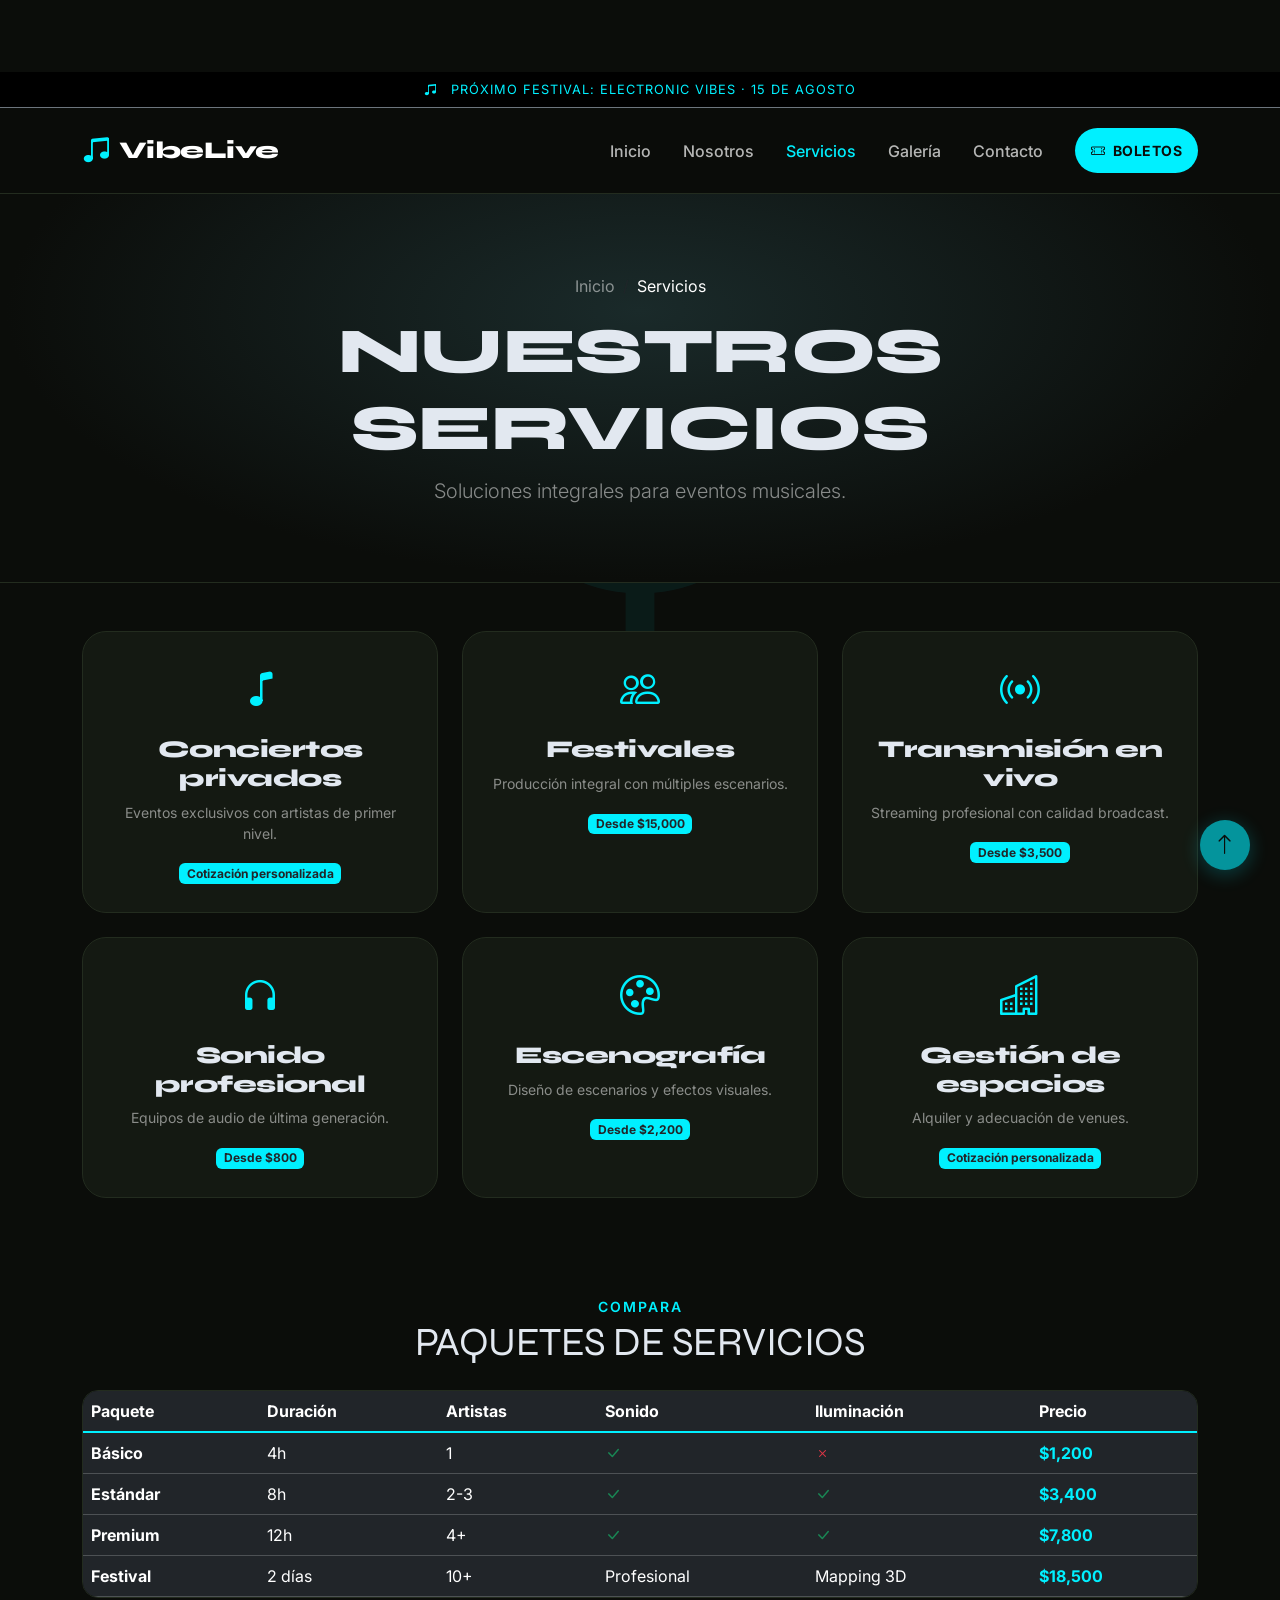
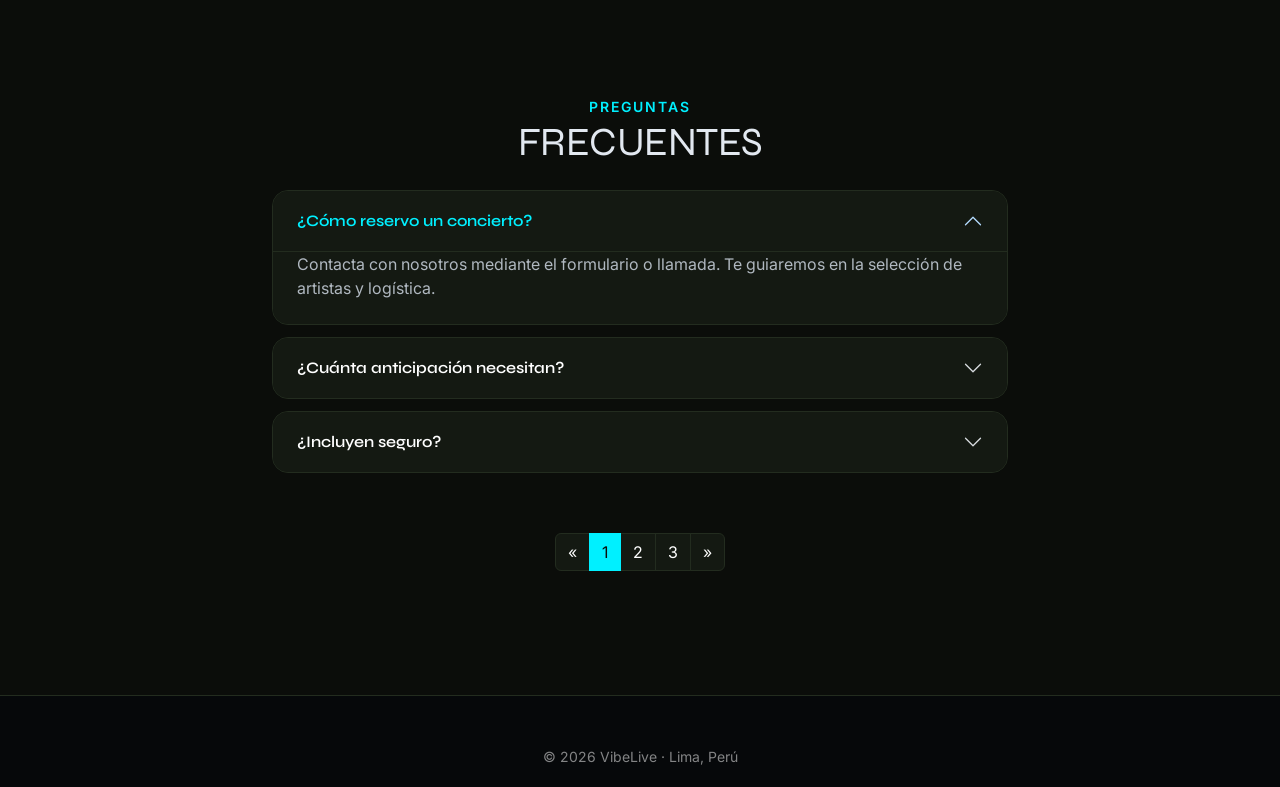
<file: pages/servicios.html>
<!DOCTYPE html>
<html lang="es">
<head>
  <meta charset="UTF-8" />
  <meta name="viewport" content="width=device-width, initial-scale=1.0" />
  <meta name="description" content="Servicios de producción de conciertos y festivales de VibeLive." />
  <title>Servicios · VibeLive</title>
  <link href="https://cdn.jsdelivr.net/npm/bootstrap@5.3.3/dist/css/bootstrap.min.css" rel="stylesheet" />
  <link rel="stylesheet" href="https://cdn.jsdelivr.net/npm/bootstrap-icons@1.11.3/font/bootstrap-icons.css" />
  <link rel="preconnect" href="https://fonts.googleapis.com" />
  <link rel="preconnect" href="https://fonts.gstatic.com" crossorigin />
  <link href="https://fonts.googleapis.com/css2?family=Syne:wght@700;800&family=Inter:wght@400;500;600&display=swap" rel="stylesheet" />
  <link rel="stylesheet" href="../css/style.css" />
</head>
<body>

  <div class="microfono-fondo" id="microfonoFondo"><i class="bi bi-mic-fill"></i></div>
  <div class="contenido-principal">

    <div class="text-center py-2 border-bottom border-secondary" style="background:#000;color:var(--vibe-accent);font-size:0.8rem;letter-spacing:1px;">
      <i class="bi bi-music-note-beamed me-2"></i> PRÓXIMO FESTIVAL: ELECTRONIC VIBES · 15 DE AGOSTO
    </div>

    <nav class="navbar navbar-expand-lg navbar-dark navbar-vibe sticky-top py-3">
  <div class="container">

    <a class="navbar-brand d-flex align-items-center gap-2 font-brand fs-4 text-white" href="../index.html">
      <i class="bi bi-music-note-beamed"></i> VibeLive
    </a>

    <button class="navbar-toggler" type="button"
            data-bs-toggle="collapse"
            data-bs-target="#navbarNav"
            aria-controls="navbarNav"
            aria-expanded="false"
            aria-label="Abrir menú">
      <span class="navbar-toggler-icon"></span>
    </button>

    <div class="collapse navbar-collapse" id="navbarNav">

      <ul class="navbar-nav ms-auto align-items-lg-center gap-lg-3">

        <li class="nav-item">
          <a class="nav-link" href="../index.html">Inicio</a>
        </li>

        <li class="nav-item">
          <a class="nav-link" href="nosotros.html">Nosotros</a>
        </li>

        <li class="nav-item">
          <a class="nav-link active" href="servicios.html">Servicios</a>
        </li>

        <li class="nav-item">
          <a class="nav-link" href="galeria.html">Galería</a>
        </li>

        <li class="nav-item">
          <a class="nav-link" href="contacto.html">Contacto</a>
        </li>

        <li class="nav-item ms-lg-2 mt-lg-0 mt-3">
          <a href="contacto.html" class="btn btn-accent btn-sm px-3 rounded-pill">
            <i class="bi bi-ticket-perforated me-1"></i> Boletos
          </a>
        </li>

      </ul>

    </div>

  </div>
</nav>

    <main>
      <section class="page-header">
        <div class="container">
          <nav aria-label="breadcrumb">
            <ol class="breadcrumb justify-content-center bg-transparent">
              <li class="breadcrumb-item"><a href="../index.html" class="text-white-50">Inicio</a></li>
              <li class="breadcrumb-item active text-white">Servicios</li>
            </ol>
          </nav>
          <h1>Nuestros servicios</h1>
          <p class="lead text-white-50">Soluciones integrales para eventos musicales.</p>
        </div>
      </section>

      <section class="container py-5">
        <div class="row g-4">
          <div class="col-md-6 col-lg-4 animado">
            <div class="card-dark text-center">
              <i class="bi bi-music-note fs-1" style="color:var(--vibe-accent);"></i>
              <h4 class="mt-3">Conciertos privados</h4>
              <p class="text-white-50 small">Eventos exclusivos con artistas de primer nivel.</p>
              <span class="badge bg-accent text-dark" style="background:var(--vibe-accent);">Cotización personalizada</span>
            </div>
          </div>
          <div class="col-md-6 col-lg-4 animado delay-1">
            <div class="card-dark text-center">
              <i class="bi bi-people fs-1" style="color:var(--vibe-accent);"></i>
              <h4 class="mt-3">Festivales</h4>
              <p class="text-white-50 small">Producción integral con múltiples escenarios.</p>
              <span class="badge bg-accent text-dark" style="background:var(--vibe-accent);">Desde $15,000</span>
            </div>
          </div>
          <div class="col-md-6 col-lg-4 animado delay-2">
            <div class="card-dark text-center">
              <i class="bi bi-broadcast fs-1" style="color:var(--vibe-accent);"></i>
              <h4 class="mt-3">Transmisión en vivo</h4>
              <p class="text-white-50 small">Streaming profesional con calidad broadcast.</p>
              <span class="badge bg-accent text-dark" style="background:var(--vibe-accent);">Desde $3,500</span>
            </div>
          </div>
          <div class="col-md-6 col-lg-4 animado delay-3">
            <div class="card-dark text-center">
              <i class="bi bi-headphones fs-1" style="color:var(--vibe-accent);"></i>
              <h4 class="mt-3">Sonido profesional</h4>
              <p class="text-white-50 small">Equipos de audio de última generación.</p>
              <span class="badge bg-accent text-dark" style="background:var(--vibe-accent);">Desde $800</span>
            </div>
          </div>
          <div class="col-md-6 col-lg-4 animado delay-4">
            <div class="card-dark text-center">
              <i class="bi bi-palette fs-1" style="color:var(--vibe-accent);"></i>
              <h4 class="mt-3">Escenografía</h4>
              <p class="text-white-50 small">Diseño de escenarios y efectos visuales.</p>
              <span class="badge bg-accent text-dark" style="background:var(--vibe-accent);">Desde $2,200</span>
            </div>
          </div>
          <div class="col-md-6 col-lg-4 animado delay-5">
            <div class="card-dark text-center">
              <i class="bi bi-buildings fs-1" style="color:var(--vibe-accent);"></i>
              <h4 class="mt-3">Gestión de espacios</h4>
              <p class="text-white-50 small">Alquiler y adecuación de venues.</p>
              <span class="badge bg-accent text-dark" style="background:var(--vibe-accent);">Cotización personalizada</span>
            </div>
          </div>
        </div>
      </section>

      <section class="container py-5">
        <div class="text-center mb-4">
          <span class="text-uppercase small fw-semibold" style="color:var(--vibe-accent);letter-spacing:2px;">Compara</span>
          <h2 class="display-6 text-uppercase">Paquetes de servicios</h2>
        </div>
        <div class="table-responsive rounded-4 overflow-hidden" style="border:1px solid var(--vibe-border);">
          <table class="table table-dark table-hover mb-0" style="background:var(--vibe-card);">
            <thead>
              <tr style="border-bottom:2px solid var(--vibe-accent);">
                <th>Paquete</th>
                <th>Duración</th>
                <th>Artistas</th>
                <th>Sonido</th>
                <th>Iluminación</th>
                <th>Precio</th>
              </tr>
            </thead>
            <tbody>
              <tr><td><b>Básico</b></td><td>4h</td><td>1</td><td><i class="bi bi-check-lg text-success"></i></td><td><i class="bi bi-x text-danger"></i></td><td class="fw-bold" style="color:var(--vibe-accent);">$1,200</td></tr>
              <tr><td><b>Estándar</b></td><td>8h</td><td>2-3</td><td><i class="bi bi-check-lg text-success"></i></td><td><i class="bi bi-check-lg text-success"></i></td><td class="fw-bold" style="color:var(--vibe-accent);">$3,400</td></tr>
              <tr><td><b>Premium</b></td><td>12h</td><td>4+</td><td><i class="bi bi-check-lg text-success"></i></td><td><i class="bi bi-check-lg text-success"></i></td><td class="fw-bold" style="color:var(--vibe-accent);">$7,800</td></tr>
              <tr><td><b>Festival</b></td><td>2 días</td><td>10+</td><td>Profesional</td><td>Mapping 3D</td><td class="fw-bold" style="color:var(--vibe-accent);">$18,500</td></tr>
            </tbody>
          </table>
        </div>
      </section>

      <section class="container py-5">
        <div class="text-center mb-4">
          <span class="text-uppercase small fw-semibold" style="color:var(--vibe-accent);letter-spacing:2px;">Preguntas</span>
          <h2 class="display-6 text-uppercase">Frecuentes</h2>
        </div>
        <div class="row justify-content-center">
          <div class="col-lg-8">
            <div class="accordion accordion-vibe" id="faqServicios">
              <div class="accordion-item animado">
                <h2 class="accordion-header">
                  <button class="accordion-button" type="button" data-bs-toggle="collapse" data-bs-target="#faq1">¿Cómo reservo un concierto?</button>
                </h2>
                <div id="faq1" class="accordion-collapse collapse show" data-bs-parent="#faqServicios">
                  <div class="accordion-body">Contacta con nosotros mediante el formulario o llamada. Te guiaremos en la selección de artistas y logística.</div>
                </div>
              </div>
              <div class="accordion-item animado delay-1">
                <h2 class="accordion-header">
                  <button class="accordion-button collapsed" type="button" data-bs-toggle="collapse" data-bs-target="#faq2">¿Cuánta anticipación necesitan?</button>
                </h2>
                <div id="faq2" class="accordion-collapse collapse" data-bs-parent="#faqServicios">
                  <div class="accordion-body">Mínimo 3 meses para grandes eventos, 1 mes para conciertos privados.</div>
                </div>
              </div>
              <div class="accordion-item animado delay-2">
                <h2 class="accordion-header">
                  <button class="accordion-button collapsed" type="button" data-bs-toggle="collapse" data-bs-target="#faq3">¿Incluyen seguro?</button>
                </h2>
                <div id="faq3" class="accordion-collapse collapse" data-bs-parent="#faqServicios">
                  <div class="accordion-body">Los paquetes Premium y Festival incluyen seguro contra cancelación.</div>
                </div>
              </div>
            </div>
          </div>
        </div>
      </section>

      <section class="container pb-5 text-center">
        <nav>
          <ul class="pagination justify-content-center">
            <li class="page-item disabled"><a class="page-link" style="background:var(--vibe-card);color:#fff;border-color:var(--vibe-border);">«</a></li>
            <li class="page-item active"><a class="page-link" style="background:var(--vibe-accent);color:#0b0d0a;border-color:var(--vibe-accent);">1</a></li>
            <li class="page-item"><a class="page-link" style="background:var(--vibe-card);color:#fff;border-color:var(--vibe-border);">2</a></li>
            <li class="page-item"><a class="page-link" style="background:var(--vibe-card);color:#fff;border-color:var(--vibe-border);">3</a></li>
            <li class="page-item"><a class="page-link" style="background:var(--vibe-card);color:#fff;border-color:var(--vibe-border);">»</a></li>
          </ul>
        </nav>
      </section>

    </main>

    <footer class="footer-vibe">
      <div class="container text-center">
        <p class="small text-white-50 mb-0">© 2026 VibeLive · Lima, Perú</p>
      </div>
    </footer>

    <button id="scrollTopBtn"><i class="bi bi-arrow-up"></i></button>

  </div>

  <script src="https://code.jquery.com/jquery-3.7.1.min.js"></script>
  <script src="https://cdn.jsdelivr.net/npm/bootstrap@5.3.3/dist/js/bootstrap.bundle.min.js"></script>
  <script src="../js/main.js"></script>
</body>
</html>
</file>
<file: css/style.css>
:root {
  --vibe-accent: #00f0ff;
  --vibe-accent-hover: #00b8c4;
  --vibe-bg: #0b0d0a;
  --vibe-card: #141912;
  --vibe-border: #232c1f;
  --font-body: 'Inter', sans-serif;
  --font-display: 'Syne', sans-serif;
  --vibe-glow: rgba(0,240,255,.35);
}

* {
  margin: 0;
  padding: 0;
  box-sizing: border-box;
}

body {
  font-family: var(--font-body);
  background-color: var(--vibe-bg);
  color: #e2e8f0;
  overflow-x: hidden;
  padding-top: 72px;
}

h1, h2, h3, h4, .font-brand {
  font-family: var(--font-display);
  font-weight: 800;
  letter-spacing: -0.5px;
}

a {
  text-decoration: none;
  color: inherit;
}

.microfono-fondo {
  position: fixed;
  top: 50%;
  left: 50%;
  transform: translate(-50%, -50%) scale(1);
  z-index: 0;
  pointer-events: none;
  opacity: 0.06;
  color: var(--vibe-accent);
  font-size: 30rem;
  transition: none;
  will-change: transform;
}

.contenido-principal {
  position: relative;
  z-index: 1;
}

.navbar-vibe {
  background-color: rgba(11, 13, 10, 0.85);
  backdrop-filter: blur(12px);
  border-bottom: 1px solid var(--vibe-border);
}

.navbar-vibe .nav-link {
  color: rgba(255,255,255,0.7);
  font-weight: 500;
  transition: 0.3s;
}

.navbar-vibe .nav-link:hover,
.navbar-vibe .nav-link.active {
  color: var(--vibe-accent);
}

.navbar-vibe .navbar-brand i {
  color: var(--vibe-accent);
  font-size: 1.8rem;
}

.hero-vibe {
  min-height: 85vh;
  display: flex;
  align-items: center;
  text-align: center;
  position: relative;
  background: radial-gradient(ellipse at 30% 50%, #1a2a2a 0%, var(--vibe-bg) 70%);
  overflow: hidden;
}

.hero-vibe::before {
  content: '';
  position: absolute;
  inset: 0;
  background: url('../img/Estadio-Nacional-Lima.jpg') center/cover no-repeat;
  opacity: 0.25;
  filter: brightness(0.5) saturate(1.3);
  z-index: 0;
}

.hero-vibe .container {
  position: relative;
  z-index: 2;
}

.hero-vibe h1 {
  font-size: clamp(2.8rem, 10vw, 5.5rem);
  line-height: 1.05;
  text-transform: uppercase;
}

.hero-vibe .lead {
  font-size: 1.2rem;
  color: rgba(255,255,255,0.75);
  max-width: 600px;
  margin: 0 auto 30px;
}

.hero-vibe .badge-top {
  display: inline-block;
  background: rgba(0, 240, 255, 0.12);
  color: var(--vibe-accent);
  border: 1px solid var(--vibe-accent);
  padding: 8px 24px;
  border-radius: 50px;
  font-weight: 600;
  font-size: 0.8rem;
  text-transform: uppercase;
  letter-spacing: 2px;
  margin-bottom: 20px;
}

.btn-accent {
  background-color: var(--vibe-accent);
  color: #0b0d0a;
  font-weight: 700;
  border: none;
  padding: 12px 36px;
  border-radius: 50px;
  transition: 0.3s;
  text-transform: uppercase;
  letter-spacing: 0.5px;
}

.btn-accent:hover {
  background-color: var(--vibe-accent-hover);
  color: #0b0d0a;
  transform: scale(1.04);
  box-shadow: 0 8px 30px var(--vibe-glow);
}

.btn-outline-accent {
  border: 2px solid var(--vibe-accent);
  color: var(--vibe-accent);
  background: transparent;
  padding: 10px 28px;
  border-radius: 50px;
  font-weight: 600;
  transition: 0.3s;
}

.btn-outline-accent:hover {
  background: var(--vibe-accent);
  color: #0b0d0a;
}

.card-dark {
  background: var(--vibe-card);
  border: 1px solid var(--vibe-border);
  border-radius: 24px;
  padding: 28px;
  height: 100%;
  transition: 0.3s;
}

.card-dark:hover {
  border-color: var(--vibe-accent);
  box-shadow: 0 12px 30px var(--vibe-glow);
}

.card-dark h4 i {
  color: var(--vibe-accent);
}

.card-evento {
  background-color: var(--vibe-card);
  border: 1px solid var(--vibe-border);
  border-radius: 20px;
  overflow: hidden;
  transition: all 0.35s cubic-bezier(0.4, 0, 0.2, 1);
  height: 100%;
}

.card-evento:hover {
  transform: translateY(-10px);
  border-color: var(--vibe-accent);
  box-shadow: 0 16px 40px var(--vibe-glow);
}

.card-evento img {
  width: 100%;
  height: 210px;
  object-fit: cover;
  border-bottom: 2px solid var(--vibe-border);
  transition: 0.5s;
}

.card-evento:hover img {
  transform: scale(1.04);
}

.card-evento .card-body {
  padding: 22px;
  position: relative;
}

.ribbon {
  position: absolute;
  top: -10px;
  left: 20px;
  background: var(--vibe-accent);
  color: #0b0d0a;
  font-weight: 700;
  font-size: 0.7rem;
  text-transform: uppercase;
  padding: 4px 16px;
  border-radius: 30px;
  letter-spacing: 0.5px;
}

.ribbon-kpop {
  background: #ff2d75;
  color: #fff;
}

.bpm-container {
  background: var(--vibe-card);
  border: 1px solid var(--vibe-border);
  border-radius: 30px;
  padding: 50px 30px;
  text-align: center;
  animation: pulseBorder 3s infinite alternate;
}

@keyframes pulseBorder {
  0% { border-color: var(--vibe-border); box-shadow: 0 0 0 rgba(0,240,255,0); }
  100% { border-color: var(--vibe-accent); box-shadow: 0 0 40px var(--vibe-glow); }
}

.bpm-circle {
  width: 100px;
  height: 100px;
  border-radius: 50%;
  background: rgba(0, 240, 255, 0.06);
  border: 2px solid var(--vibe-accent);
  display: flex;
  align-items: center;
  justify-content: center;
  margin: 0 auto 20px;
  font-size: 40px;
  color: var(--vibe-accent);
  position: relative;
}

.bpm-circle::after {
  content: '';
  position: absolute;
  inset: -6px;
  border-radius: 50%;
  border: 1px solid var(--vibe-accent);
  animation: ondaBpm 2.2s infinite ease-out;
}

@keyframes ondaBpm {
  0% { transform: scale(1); opacity: 0.8; }
  100% { transform: scale(1.5); opacity: 0; }
}

.accordion-vibe .accordion-item {
  background: var(--vibe-card);
  border: 1px solid var(--vibe-border);
  margin-bottom: 12px;
  border-radius: 16px !important;
  overflow: hidden;
}

.accordion-vibe .accordion-button {
  background: var(--vibe-card);
  color: #fff;
  font-weight: 600;
  padding: 20px 24px;
  box-shadow: none;
  border: none;
}

.accordion-vibe .accordion-button:focus {
  box-shadow: none;
  border-color: var(--vibe-accent);
}

.accordion-vibe .accordion-button:not(.collapsed) {
  background: var(--vibe-card);
  color: var(--vibe-accent);
}

.accordion-vibe .accordion-button::after {
  filter: invert(1) hue-rotate(180deg);
}

.accordion-vibe .accordion-body {
  background: var(--vibe-card);
  color: #b0b8c0;
  padding: 0 24px 24px;
  border-top: 1px solid var(--vibe-border);
}

.form-control-vibe,
.form-select-vibe {
  background: rgba(0,0,0,0.4) !important;
  border: 1px solid var(--vibe-border) !important;
  color: #fff !important;
  padding: 12px 16px !important;
  border-radius: 12px !important;
  transition: 0.3s;
}

.form-control-vibe:focus,
.form-select-vibe:focus {
  border-color: var(--vibe-accent) !important;
  box-shadow: 0 0 0 3px var(--vibe-glow) !important;
  background: rgba(0,0,0,0.6) !important;
  color: #fff !important;
}

.form-control-vibe::placeholder {
  color: #6a727a;
}

.counter-number {
  font-size: 3rem;
  font-weight: 800;
  color: var(--vibe-accent);
  font-family: var(--font-display);
  line-height: 1;
}

.counter-label {
  color: #8a929a;
  text-transform: uppercase;
  letter-spacing: 1px;
  font-size: 0.8rem;
  font-weight: 500;
}

.page-header {
  padding: 80px 0 60px;
  text-align: center;
  background: radial-gradient(ellipse at 50% 30%, #1a2a2a 0%, var(--vibe-bg) 70%);
  border-bottom: 1px solid var(--vibe-border);
}

.page-header h1 {
  font-size: clamp(2.5rem, 6vw, 4rem);
  text-transform: uppercase;
}

.galeria-item {
  border-radius: 16px;
  overflow: hidden;
  cursor: pointer;
  transition: 0.3s;
  border: 1px solid var(--vibe-border);
}

.galeria-item img {
  width: 100%;
  height: 220px;
  object-fit: cover;
  transition: 0.5s;
}

.galeria-item:hover {
  border-color: var(--vibe-accent);
  transform: scale(1.02);
}

.galeria-item:hover img {
  transform: scale(1.08);
}

.footer-vibe {
  background: #06080a;
  border-top: 1px solid var(--vibe-border);
  padding: 50px 0 20px;
  margin-top: 60px;
}

.footer-vibe a {
  color: rgba(255,255,255,0.5);
  transition: 0.3s;
}

.footer-vibe a:hover {
  color: var(--vibe-accent);
}

#scrollTopBtn {
  position: fixed;
  bottom: 30px;
  right: 30px;
  width: 50px;
  height: 50px;
  border-radius: 50%;
  background: var(--vibe-accent);
  color: #0b0d0a;
  border: none;
  font-size: 22px;
  cursor: pointer;
  box-shadow: 0 4px 20px rgba(0, 240, 255, 0.4);
  transition: 0.3s;
  display: none;
  z-index: 999;
}

#scrollTopBtn:hover {
  transform: scale(1.12);
  background: var(--vibe-accent-hover);
}

.animado {
  opacity: 0;
  transform: translateY(60px);
  transition: all 0.8s cubic-bezier(0.4, 0, 0.2, 1);
}

.animado.visible {
  opacity: 1;
  transform: translateY(0);
}

.animado-izquierda {
  opacity: 0;
  transform: translateX(-60px);
  transition: all 0.8s cubic-bezier(0.4, 0, 0.2, 1);
}

.animado-izquierda.visible {
  opacity: 1;
  transform: translateX(0);
}

.animado-derecha {
  opacity: 0;
  transform: translateX(60px);
  transition: all 0.8s cubic-bezier(0.4, 0, 0.2, 1);
}

.animado-derecha.visible {
  opacity: 1;
  transform: translateX(0);
}

.delay-1 { transition-delay: 0.1s; }
.delay-2 { transition-delay: 0.2s; }
.delay-3 { transition-delay: 0.3s; }
.delay-4 { transition-delay: 0.4s; }

@media (max-width: 991.98px){

    .navbar-collapse{
        background:#141912;
        margin-top:15px;
        padding:20px;
        border-radius:15px;
        border:1px solid var(--vibe-border);
    }

    .navbar-nav{
        gap:10px;
    }

    .navbar-nav .nav-link{
        padding:10px 0;
    }

    .navbar-nav .btn{
        width:100%;
        margin-top:10px;
    }

}
</file>
